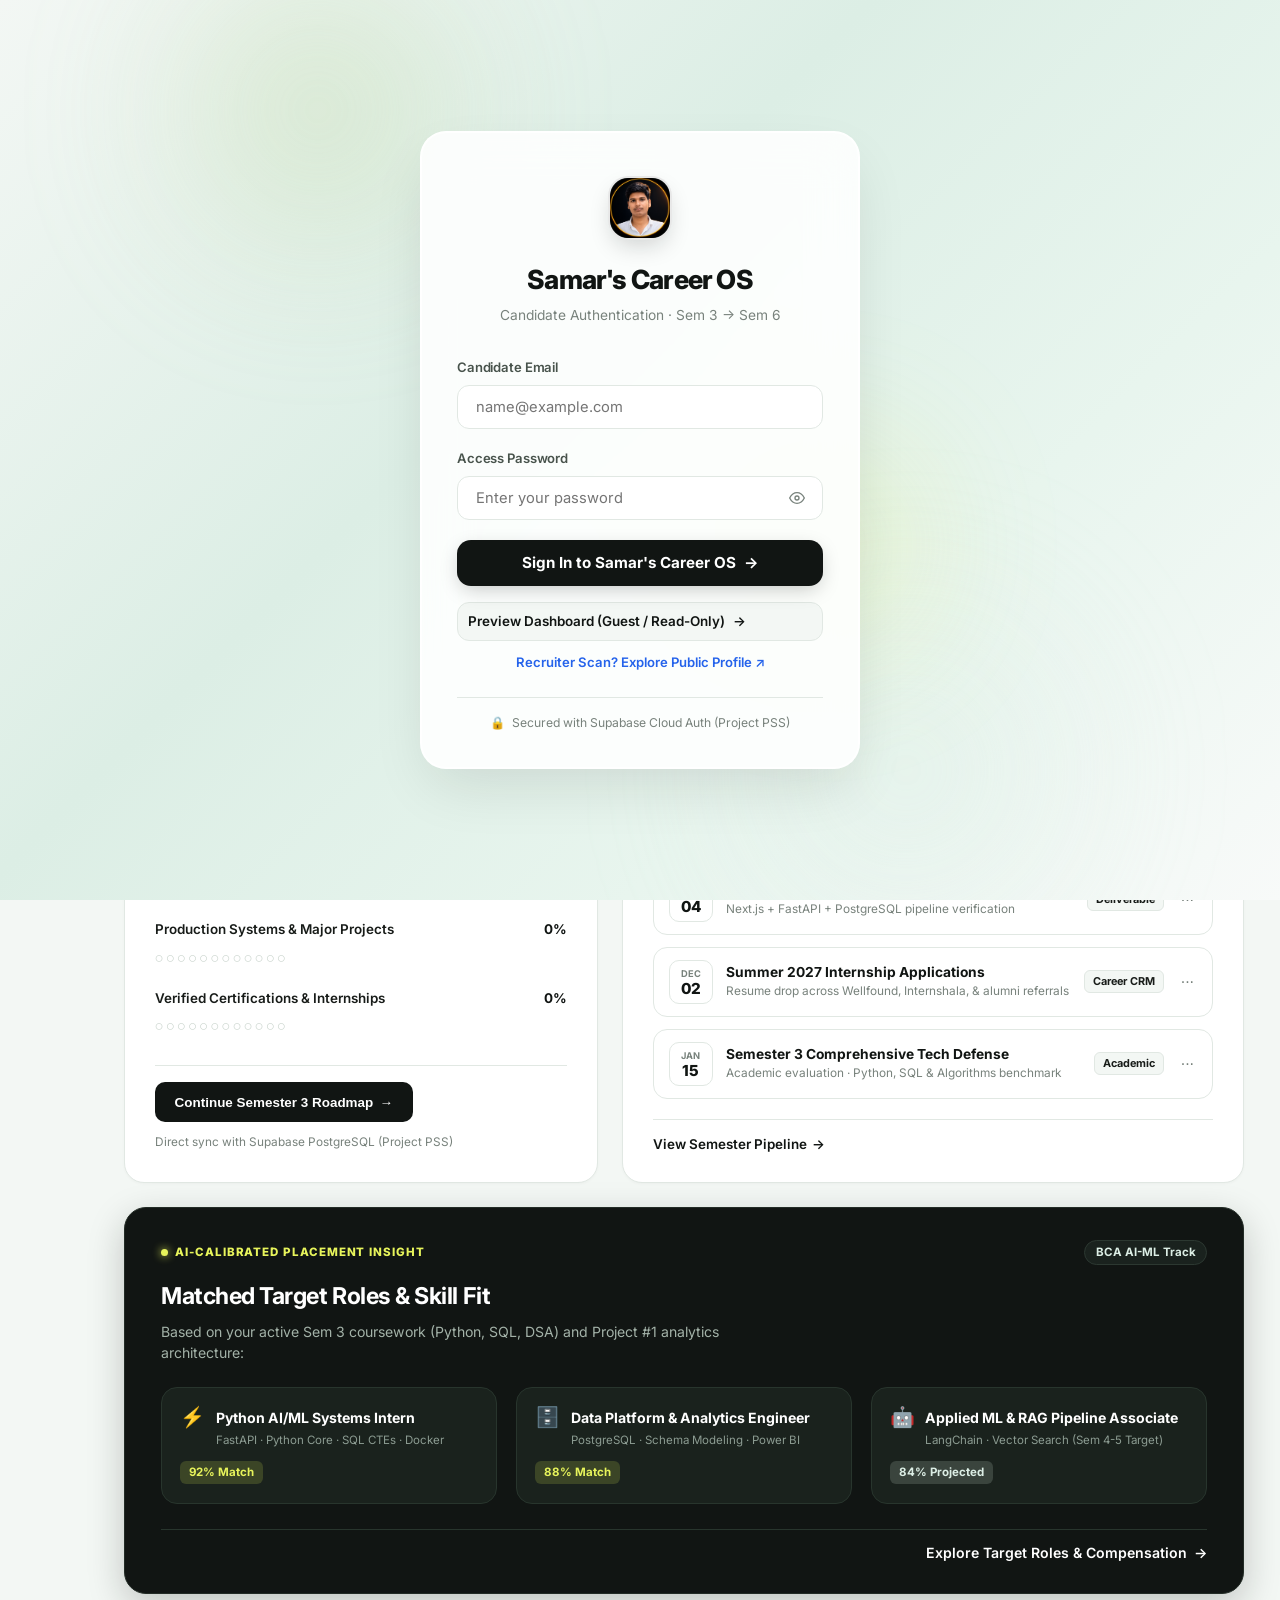
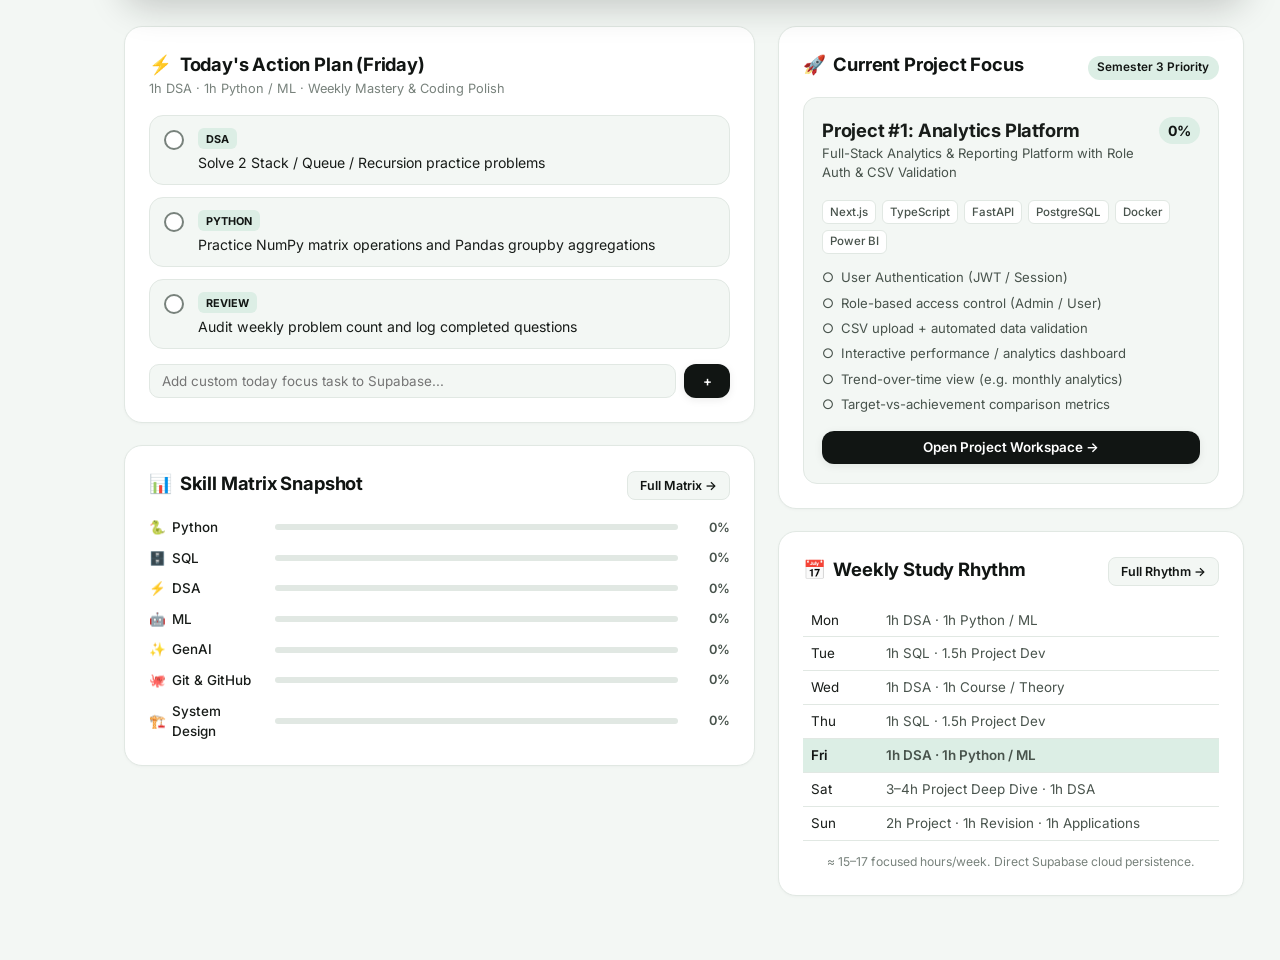
<file: index.html>
<!DOCTYPE html>
<html lang="en">
<head>
  <meta charset="UTF-8">
  <meta name="viewport" content="width=device-width, initial-scale=1, viewport-fit=cover">
  <meta name="theme-color" content="#2E6B56">
  <meta name="description" content="Samar's Career OS - Personal academic, roadmap, projects, skills, and placement tracker for Samar Raj">
  <title>Samar's Career OS · Samar Raj</title>

  <!-- Google Fonts: Inter (UI) & Merriweather/Playfair/Georgia fallback -->
  <link rel="preconnect" href="https://fonts.googleapis.com">
  <link rel="preconnect" href="https://fonts.gstatic.com" crossorigin>
  <link href="https://fonts.googleapis.com/css2?family=Inter:wght@400;500;600;700&display=swap" rel="stylesheet">

  <link rel="stylesheet" href="css/styles.css">
</head>
<body>
  <div class="app-shell">
    
    <!-- Printable Header (Only appears on PDF / Print) -->
    <div class="print-header">
      <h1 id="printHeaderTitle">Samar's Career OS — Preparation Report & Curriculum Checklist</h1>
      <p id="printHeaderSubtitle">Candidate: Samar Raj · BCA (Data Science / AI-ML) · Generated on <span id="printDate"></span></p>
    </div>

    <!-- Top Application Bar (Modern Quiet-Chrome & Slim Header) -->
    <header class="app-topbar">
      <!-- Left: Mobile Menu Trigger + Brand Badge + Breadcrumb + Cloud Sync Indicator -->
      <div class="topbar-left">
        <button class="mobile-menu-btn" id="mobileMenuToggle" aria-label="Toggle navigation menu">
          <span></span>
          <span></span>
          <span></span>
        </button>

        <a class="brand-chip" href="#" id="brandHomeBtn" title="Samar's Career OS Home">
          <div class="brand-badge">
            <span class="brand-glow"></span>
            <span class="brand-initials">S/OS</span>
          </div>
        </a>

        <div class="topbar-breadcrumb">
          <span class="breadcrumb-root" id="breadcrumbRoot">Samar's Career OS</span>
          <span class="breadcrumb-sep">/</span>
          <span class="breadcrumb-page" id="topbarCurrentView">Dashboard</span>
          <span class="breadcrumb-pill">Sem 3</span>
        </div>

        <div class="cloud-sync-pill" id="cloudSyncBadge" title="Live PostgreSQL 17 replication via Supabase Cloud (Project PSS)">
          <span class="sync-dot"></span>
          <span class="sync-text">PSS Live</span>
        </div>
      </div>

      <!-- Center: Raycast / Linear Command Palette Trigger -->
      <div class="topbar-center">
        <button class="command-trigger" id="openCommandPaletteBtn" title="Quick jump or command (⌘K / Ctrl+K)">
          <span class="cmd-icon">
            <svg width="14" height="14" viewBox="0 0 24 24" fill="none" stroke="currentColor" stroke-width="2" stroke-linecap="round" stroke-linejoin="round"><circle cx="11" cy="11" r="8"/><line x1="21" y1="21" x2="16.65" y2="16.65"/></svg>
          </span>
          <span class="cmd-text">Quick jump to view or action...</span>
          <kbd class="cmd-badge">⌘K</kbd>
        </button>
      </div>

      <!-- Right: Action Buttons + Theme Toggle + User Menu -->
      <div class="topbar-right">
        <button class="btn-primary-slim" id="openAddTaskBtn" title="Add a custom placement goal">
          <span class="plus-icon">
            <svg width="13" height="13" viewBox="0 0 24 24" fill="none" stroke="currentColor" stroke-width="2.5" stroke-linecap="round" stroke-linejoin="round"><line x1="12" y1="5" x2="12" y2="19"/><line x1="5" y1="12" x2="19" y2="12"/></svg>
          </span>
          <span>Goal</span>
        </button>

        <button class="icon-btn-minimal" id="themeToggleBtn" aria-label="Toggle dark/light theme" title="Toggle theme">
          <span id="themeToggleIcon" class="theme-icon-wrap">
            <svg width="16" height="16" viewBox="0 0 24 24" fill="none" stroke="currentColor" stroke-width="2" stroke-linecap="round" stroke-linejoin="round"><path d="M21 12.79A9 9 0 1 1 11.21 3 7 7 0 0 0 21 12.79z"/></svg>
          </span>
        </button>

        <!-- User Profile Dropdown Pill -->
        <div class="user-dropdown-wrapper">
          <button class="user-chip" id="userMenuToggleBtn" aria-expanded="false" title="Candidate profile & options">
            <div class="user-avatar-dot">
              <img src="assets/profile-photo.png" alt="Samar Raj" class="avatar-photo-img" onload="this.style.display='block'; if(this.nextElementSibling) this.nextElementSibling.style.display='none';" onerror="this.style.display='none';" style="display:none;">
              <span class="avatar-fallback-initials">SR</span>
            </div>
            <span class="user-name" id="userProfileName">Samar</span>
            <span class="user-caret">
              <svg width="10" height="10" viewBox="0 0 24 24" fill="none" stroke="currentColor" stroke-width="2.5" stroke-linecap="round" stroke-linejoin="round"><polyline points="6 9 12 15 18 9"/></svg>
            </span>
          </button>

          <div class="user-dropdown-popover" id="userDropdownMenu">
            <div class="popover-profile" id="popoverHeaderProfile" role="button" tabindex="0" title="Click to view candidate profile">
              <div class="popover-profile-header">
                <div class="user-avatar-dot">
                  <img src="assets/profile-photo.png" alt="Samar Raj" class="avatar-photo-img" onload="this.style.display='block'; if(this.nextElementSibling) this.nextElementSibling.style.display='none';" onerror="this.style.display='none';" style="display:none;">
                  <span class="avatar-fallback-initials">SR</span>
                </div>
                <div>
                  <div class="popover-name" id="popoverUserName">Samar Raj</div>
                  <div class="popover-role" id="popoverUserRole">BCA · Data Science / AI-ML</div>
                </div>
              </div>
            </div>
            <div class="popover-divider"></div>
            <button class="popover-item" data-nav-view="profile">
              <span class="item-icon">
                <svg width="15" height="15" viewBox="0 0 24 24" fill="none" stroke="currentColor" stroke-width="2" stroke-linecap="round" stroke-linejoin="round"><path d="M20 21v-2a4 4 0 0 0-4-4H8a4 4 0 0 0-4 4v2"/><circle cx="12" cy="7" r="4"/></svg>
              </span>
              <span>Candidate Profile</span>
            </button>
            <button class="popover-item" data-nav-view="targets">
              <span class="item-icon">
                <svg width="15" height="15" viewBox="0 0 24 24" fill="none" stroke="currentColor" stroke-width="2" stroke-linecap="round" stroke-linejoin="round"><circle cx="12" cy="12" r="10"/><circle cx="12" cy="12" r="6"/><circle cx="12" cy="12" r="2"/></svg>
              </span>
              <span>Placement Targets</span>
            </button>
            <button class="popover-item" data-nav-view="analytics">
              <span class="item-icon">
                <svg width="15" height="15" viewBox="0 0 24 24" fill="none" stroke="currentColor" stroke-width="2" stroke-linecap="round" stroke-linejoin="round"><line x1="18" y1="20" x2="18" y2="10"/><line x1="12" y1="20" x2="12" y2="4"/><line x1="6" y1="20" x2="6" y2="14"/></svg>
              </span>
              <span>Learning Velocity</span>
            </button>
            <button class="popover-item" data-nav-view="export">
              <span class="item-icon">
                <svg width="15" height="15" viewBox="0 0 24 24" fill="none" stroke="currentColor" stroke-width="2" stroke-linecap="round" stroke-linejoin="round"><path d="M21 15v4a2 2 0 0 1-2 2H5a2 2 0 0 1-2-2v-4"/><polyline points="7 10 12 15 17 10"/><line x1="12" y1="15" x2="12" y2="3"/></svg>
              </span>
              <span>Export & Backup</span>
            </button>
            <div class="popover-divider"></div>
            <button class="popover-item danger" id="signOutBtn">
              <span class="item-icon">
                <svg width="15" height="15" viewBox="0 0 24 24" fill="none" stroke="currentColor" stroke-width="2" stroke-linecap="round" stroke-linejoin="round"><path d="M9 21H5a2 2 0 0 1-2-2V5a2 2 0 0 1 2-2h4"/><polyline points="16 17 21 12 16 7"/><line x1="21" y1="12" x2="9" y2="12"/></svg>
              </span>
              <span>Sign Out</span>
            </button>
          </div>
        </div>
      </div>
    </header>

    <!-- App Body (Sidebar + Main Content Area) -->
    <div class="app-body">
      <!-- Thin Floating Vertical Rail (Desktop) -->
      <aside class="app-sidebar floating-rail">
        <div class="rail-nav-group">
          <button class="rail-btn active" data-nav-view="dashboard" title="Dashboard">
            <span class="rail-icon">
              <svg width="18" height="18" viewBox="0 0 24 24" fill="none" stroke="currentColor" stroke-width="1.8" stroke-linecap="round" stroke-linejoin="round"><path d="M3 9l9-7 9 7v11a2 2 0 0 1-2 2H5a2 2 0 0 1-2-2z"/><polyline points="9 22 9 12 15 12 15 22"/></svg>
            </span>
            <span class="rail-label">Home</span>
          </button>
          <button class="rail-btn" data-nav-view="roadmap" title="Curriculum Roadmap">
            <span class="rail-icon">
              <svg width="18" height="18" viewBox="0 0 24 24" fill="none" stroke="currentColor" stroke-width="1.8" stroke-linecap="round" stroke-linejoin="round"><circle cx="12" cy="12" r="10"/><polygon points="16.24 7.76 14.12 14.12 7.76 16.24 9.88 9.88 16.24 7.76"/></svg>
            </span>
            <span class="rail-label">Roadmap</span>
          </button>
          <button class="rail-btn" data-nav-view="skills" title="Skills Matrix">
            <span class="rail-icon">
              <svg width="18" height="18" viewBox="0 0 24 24" fill="none" stroke="currentColor" stroke-width="1.8" stroke-linecap="round" stroke-linejoin="round"><polygon points="13 2 3 14 12 14 11 22 21 10 12 10 13 2"/></svg>
            </span>
            <span class="rail-label">Skills</span>
          </button>
          <button class="rail-btn" data-nav-view="projects" title="Portfolio Projects">
            <span class="rail-icon">
              <svg width="18" height="18" viewBox="0 0 24 24" fill="none" stroke="currentColor" stroke-width="1.8" stroke-linecap="round" stroke-linejoin="round"><polygon points="12 2 2 7 12 12 22 7 12 2"/><polyline points="2 17 12 22 22 17"/><polyline points="2 12 12 17 22 12"/></svg>
            </span>
            <span class="rail-label">Projects</span>
          </button>
          <button class="rail-btn" data-nav-view="practice" title="DSA & SQL Practice">
            <span class="rail-icon">
              <svg width="18" height="18" viewBox="0 0 24 24" fill="none" stroke="currentColor" stroke-width="1.8" stroke-linecap="round" stroke-linejoin="round"><polyline points="16 18 22 12 16 6"/><polyline points="8 6 2 12 8 18"/></svg>
            </span>
            <span class="rail-label">Practice</span>
          </button>
          <button class="rail-btn" data-nav-view="career" title="Career Applications CRM">
            <span class="rail-icon">
              <svg width="18" height="18" viewBox="0 0 24 24" fill="none" stroke="currentColor" stroke-width="1.8" stroke-linecap="round" stroke-linejoin="round"><rect x="2" y="7" width="20" height="14" rx="2" ry="2"/><path d="M16 21V5a2 2 0 0 0-2-2h-4a2 2 0 0 0-2 2v16"/></svg>
            </span>
            <span class="rail-label">Career</span>
          </button>
        </div>

        <div class="rail-divider"></div>

        <div class="rail-nav-group">
          <button class="rail-btn" data-nav-view="analytics" title="Learning Analytics">
            <span class="rail-icon">
              <svg width="18" height="18" viewBox="0 0 24 24" fill="none" stroke="currentColor" stroke-width="1.8" stroke-linecap="round" stroke-linejoin="round"><line x1="18" y1="20" x2="18" y2="10"/><line x1="12" y1="20" x2="12" y2="4"/><line x1="6" y1="20" x2="6" y2="14"/></svg>
            </span>
            <span class="rail-label">Analytics</span>
          </button>
          <button class="rail-btn" data-nav-view="rhythm" title="Weekly Rhythm">
            <span class="rail-icon">
              <svg width="18" height="18" viewBox="0 0 24 24" fill="none" stroke="currentColor" stroke-width="1.8" stroke-linecap="round" stroke-linejoin="round"><rect x="3" y="4" width="18" height="18" rx="2" ry="2"/><line x1="16" y1="2" x2="16" y2="6"/><line x1="8" y1="2" x2="8" y2="6"/><line x1="3" y1="10" x2="21" y2="10"/></svg>
            </span>
            <span class="rail-label">Rhythm</span>
          </button>
          <button class="rail-btn" data-nav-view="targets" title="Placement Targets">
            <span class="rail-icon">
              <svg width="18" height="18" viewBox="0 0 24 24" fill="none" stroke="currentColor" stroke-width="1.8" stroke-linecap="round" stroke-linejoin="round"><circle cx="12" cy="12" r="10"/><circle cx="12" cy="12" r="6"/><circle cx="12" cy="12" r="2"/></svg>
            </span>
            <span class="rail-label">Targets</span>
          </button>
          <button class="rail-btn" data-nav-view="export" title="Backup & Export">
            <span class="rail-icon">
              <svg width="18" height="18" viewBox="0 0 24 24" fill="none" stroke="currentColor" stroke-width="1.8" stroke-linecap="round" stroke-linejoin="round"><path d="M21 15v4a2 2 0 0 1-2 2H5a2 2 0 0 1-2-2v-4"/><polyline points="7 10 12 15 17 10"/><line x1="12" y1="15" x2="12" y2="3"/></svg>
            </span>
            <span class="rail-label">Export</span>
          </button>
          <button class="rail-btn" data-nav-view="profile" title="Candidate Profile">
            <span class="rail-icon">
              <svg width="18" height="18" viewBox="0 0 24 24" fill="none" stroke="currentColor" stroke-width="1.8" stroke-linecap="round" stroke-linejoin="round"><path d="M20 21v-2a4 4 0 0 0-4-4H8a4 4 0 0 0-4 4v2"/><circle cx="12" cy="7" r="4"/></svg>
            </span>
            <span class="rail-label">Profile</span>
          </button>
        </div>

        <div class="rail-footer">
          <button class="rail-focus-pill" id="sidebarFocusBtn" title="Current Focus: Sem 3 Foundations (Click to jump)">
            <span class="pulse-indicator"></span>
            <span class="rail-focus-text">S3</span>
          </button>
        </div>
      </aside>

      <!-- Mobile Sidebar Backdrop -->
      <div class="sidebar-backdrop" id="sidebarBackdrop"></div>

      <!-- Main Dynamic Content Panel -->
      <main class="app-main" id="mainContent"></main>
    </div>

    <!-- Mobile Sticky Bottom Navigation -->
    <nav class="mobile-bottom-bar" aria-label="Mobile Navigation">
      <button class="mobile-nav-item active" data-nav-view="dashboard">
        <span class="icon">
          <svg width="18" height="18" viewBox="0 0 24 24" fill="none" stroke="currentColor" stroke-width="1.8" stroke-linecap="round" stroke-linejoin="round"><path d="M3 9l9-7 9 7v11a2 2 0 0 1-2 2H5a2 2 0 0 1-2-2z"/><polyline points="9 22 9 12 15 12 15 22"/></svg>
        </span>
        <span>Home</span>
      </button>
      <button class="mobile-nav-item" data-nav-view="roadmap">
        <span class="icon">
          <svg width="18" height="18" viewBox="0 0 24 24" fill="none" stroke="currentColor" stroke-width="1.8" stroke-linecap="round" stroke-linejoin="round"><circle cx="12" cy="12" r="10"/><polygon points="16.24 7.76 14.12 14.12 7.76 16.24 9.88 9.88 16.24 7.76"/></svg>
        </span>
        <span>Roadmap</span>
      </button>
      <button class="mobile-nav-item" data-nav-view="skills">
        <span class="icon">
          <svg width="18" height="18" viewBox="0 0 24 24" fill="none" stroke="currentColor" stroke-width="1.8" stroke-linecap="round" stroke-linejoin="round"><polygon points="13 2 3 14 12 14 11 22 21 10 12 10 13 2"/></svg>
        </span>
        <span>Skills</span>
      </button>
      <button class="mobile-nav-item" data-nav-view="career">
        <span class="icon">
          <svg width="18" height="18" viewBox="0 0 24 24" fill="none" stroke="currentColor" stroke-width="1.8" stroke-linecap="round" stroke-linejoin="round"><rect x="2" y="7" width="20" height="14" rx="2" ry="2"/><path d="M16 21V5a2 2 0 0 0-2-2h-4a2 2 0 0 0-2 2v16"/></svg>
        </span>
        <span>Career</span>
      </button>
      <button class="mobile-nav-item" data-nav-view="profile">
        <span class="icon">
          <svg width="18" height="18" viewBox="0 0 24 24" fill="none" stroke="currentColor" stroke-width="1.8" stroke-linecap="round" stroke-linejoin="round"><path d="M20 21v-2a4 4 0 0 0-4-4H8a4 4 0 0 0-4 4v2"/><circle cx="12" cy="7" r="4"/></svg>
        </span>
        <span>Profile</span>
      </button>
    </nav>

  </div>

  <!-- Modal: Add Custom Task / Goal -->
  <div class="modal-backdrop" id="addTaskModal">
    <div class="modal-card">
      <div class="modal-header">
        <h3>Add Custom Placement Goal</h3>
        <button class="icon-btn" id="closeModalBtn" style="border:none; width:30px; height:30px;">✕</button>
      </div>
      <form id="addTaskForm">
        <div class="modal-body">
          <div class="form-group">
            <label for="modalTaskTitle">Goal Description</label>
            <input type="text" class="form-input" id="modalTaskTitle" placeholder="e.g. Solve 10 LeetCode Trees, Build Kaggle RFM model" required>
          </div>
          <div class="form-group">
            <label for="modalTaskSem">Target Semester</label>
            <select class="form-select" id="modalTaskSem">
              <option value="3">Semester 3 (Sept 2026 – Jan 2027)</option>
              <option value="4">Semester 4 (Jan – Jun 2027)</option>
              <option value="5">Semester 5 (Jul – Dec 2027)</option>
              <option value="6">Semester 6 (Jan 2028 onward)</option>
            </select>
          </div>
        </div>
        <div class="modal-footer">
          <button type="button" class="btn-outline" id="cancelModalBtn">Cancel</button>
          <button type="submit" class="btn-primary">Save Goal</button>
        </div>
      </form>
    </div>
  </div>

  <!-- Modal: Log Career Application -->
  <div class="modal-backdrop" id="addAppModal">
    <div class="modal-card">
      <div class="modal-header">
        <h3>Log Job / Internship Application</h3>
        <button class="icon-btn" id="closeAppModalBtn" style="border:none; width:30px; height:30px;">✕</button>
      </div>
      <form id="addAppForm">
        <div class="modal-body">
          <div class="form-group">
            <label for="modalAppCompany">Company Name</label>
            <input type="text" class="form-input" id="modalAppCompany" placeholder="e.g. Microsoft, Razorpay, Zepto, ABC Tech" required>
          </div>
          <div class="form-group">
            <label for="modalAppRole">Target Role</label>
            <input type="text" class="form-input" id="modalAppRole" placeholder="e.g. Python Backend Intern, Data Analyst Intern" required>
          </div>
          <div class="form-group">
            <label for="modalAppPlatform">Platform</label>
            <select class="form-select" id="modalAppPlatform">
              <option value="LinkedIn">LinkedIn</option>
              <option value="Wellfound">Wellfound</option>
              <option value="Internshala">Internshala</option>
              <option value="Unstop">Unstop</option>
              <option value="Manipal Portal">Manipal Placement Portal</option>
              <option value="Cutshort">Cutshort</option>
              <option value="Direct Referral">Direct Referral</option>
            </select>
          </div>
          <div class="form-group">
            <label for="modalAppStatus">Current Status</label>
            <select class="form-select" id="modalAppStatus">
              <option value="Applied">Applied</option>
              <option value="Interview">Interview Scheduled</option>
              <option value="Saved">Saved for Later</option>
              <option value="Offer">Offer Received</option>
              <option value="Rejected">Rejected</option>
            </select>
          </div>
          <div class="form-group">
            <label for="modalAppNotes">Notes / Repository Links</label>
            <input type="text" class="form-input" id="modalAppNotes" placeholder="e.g. Submitted resume with Project 1 link, follow up next Monday">
          </div>
        </div>
        <div class="modal-footer">
          <button type="button" class="btn-outline" id="cancelAppModalBtn">Cancel</button>
          <button type="submit" class="btn-primary">Log Application</button>
        </div>
      </form>
    </div>
  </div>

  <!-- Modal: Edit Profile -->
  <div class="modal-backdrop" id="editProfileModal">
    <div class="modal-card">
      <div class="modal-header">
        <h3>Edit Candidate Profile</h3>
        <button class="icon-btn" id="closeProfileModalBtn" style="border:none; width:30px; height:30px;">✕</button>
      </div>
      <form id="editProfileForm">
        <div class="modal-body">
          <div class="form-group">
            <label for="profileCandidateName">Candidate Full Name</label>
            <input type="text" class="form-input" id="profileCandidateName" required>
          </div>
          <div class="form-group">
            <label for="profileDegree">Degree & Specialization</label>
            <input type="text" class="form-input" id="profileDegree" required>
          </div>
          <div style="display:grid; grid-template-columns: 1fr 1fr; gap:0.75rem;">
            <div class="form-group">
              <label for="profileCurrentSem">Current Semester</label>
              <select class="form-select" id="profileCurrentSem">
                <option value="3">Semester 3</option>
                <option value="4">Semester 4</option>
                <option value="5">Semester 5</option>
                <option value="6">Semester 6</option>
              </select>
            </div>
            <div class="form-group">
              <label for="profileTargetDsa">Target DSA Solved</label>
              <input type="number" class="form-input" id="profileTargetDsa" min="1" max="1000">
            </div>
          </div>
          <div style="display:grid; grid-template-columns: 1fr 1fr; gap:0.75rem;">
            <div class="form-group">
              <label for="profileTargetSql">Target SQL Solved</label>
              <input type="number" class="form-input" id="profileTargetSql" min="1" max="500">
            </div>
            <div class="form-group">
              <label for="profileTargetInternships">Target Internships</label>
              <input type="number" class="form-input" id="profileTargetInternships" min="0" max="10">
            </div>
          </div>
          <div class="form-group">
            <label for="profileTargetCerts">Target Certifications</label>
            <input type="number" class="form-input" id="profileTargetCerts" min="0" max="10">
          </div>
        </div>
        <div class="modal-footer">
          <button type="button" class="btn-outline" id="cancelProfileModalBtn">Cancel</button>
          <button type="submit" class="btn-primary" id="saveProfileBtn">Save Changes</button>
        </div>
      </form>
    </div>
  </div>

  <!-- Authentication / Login Screen Gate (Light Water-Morphic) -->
  <div class="auth-wrapper" id="authWrapper">
    <!-- Ambient Slow-Drifting Orbs (Mint / Primary-Green / Lime) -->
    <div class="auth-ambient-blobs" aria-hidden="true">
      <div class="auth-orb auth-orb-1"></div>
      <div class="auth-orb auth-orb-2"></div>
      <div class="auth-orb auth-orb-3"></div>
    </div>

    <div class="auth-card">
      <div class="auth-header">
        <div class="auth-logo-badge" id="authLogoBadge">
          <img src="assets/profile-photo.png" alt="Samar Raj" class="avatar-photo-img" onload="this.style.display='block'; if(this.nextElementSibling) this.nextElementSibling.style.display='none';" onerror="this.style.display='none';" style="display:none;">
          <span class="avatar-fallback-initials" id="authBadgeInitials">SR</span>
        </div>
        <h2 class="auth-title" id="authTitle">Samar's Career OS</h2>
        <p class="auth-subtitle" id="authSubtitle">Candidate Authentication · Sem 3 → Sem 6</p>
      </div>

      <div class="auth-error-banner" id="authErrorBanner">
        <svg width="16" height="16" viewBox="0 0 24 24" fill="none" stroke="currentColor" stroke-width="2" stroke-linecap="round" stroke-linejoin="round"><circle cx="12" cy="12" r="10"/><line x1="12" y1="8" x2="12" y2="12"/><line x1="12" y1="16" x2="12.01" y2="16"/></svg>
        <span id="authErrorMsg">Invalid email or password</span>
      </div>

      <form class="auth-form" id="loginForm">
        <div class="auth-input-group">
          <label for="loginEmail">Candidate Email</label>
          <div class="auth-input-wrapper">
            <input type="email" id="loginEmail" class="auth-input" placeholder="name@example.com" required autocomplete="username">
          </div>
        </div>

        <div class="auth-input-group">
          <label for="loginPassword">Access Password</label>
          <div class="auth-input-wrapper">
            <input type="password" id="loginPassword" class="auth-input" placeholder="Enter your password" required autocomplete="current-password">
            <button type="button" class="auth-pwd-toggle" id="togglePwdBtn" title="Show/Hide password">
              <svg width="16" height="16" viewBox="0 0 24 24" fill="none" stroke="currentColor" stroke-width="2" stroke-linecap="round" stroke-linejoin="round"><path d="M1 12s4-8 11-8 11 8 11 8-4 8-11 8-11-8-11-8z"/><circle cx="12" cy="12" r="3"/></svg>
            </button>
          </div>
        </div>

        <button type="submit" class="auth-submit-btn" id="loginSubmitBtn">
          <span id="authSubmitText">Sign In to Samar's Career OS</span> <span>→</span>
        </button>

        <div class="auth-guest-options" style="margin-top: 1rem; display: flex; flex-direction: column; gap: 0.6rem;">
          <button type="button" class="btn-outline" id="guestPreviewBtn" style="width: 100%; border-radius: 12px; font-weight: 600; font-size: 0.84rem; padding: 0.65rem; background: var(--bg); border: 1px solid var(--line); color: var(--dark); cursor: pointer;">
            <span>Preview Dashboard (Guest / Read-Only)</span> <span>→</span>
          </button>
          <a href="public-profile.html" class="auth-recruiter-link" style="font-size: 0.82rem; color: #2563EB; text-decoration: none; font-weight: 600; text-align: center; margin-top: 0.2rem;">
            <span>Recruiter Scan? Explore Public Profile ↗</span>
          </a>
        </div>
      </form>

      <div class="auth-footer">
        <span>🔒</span>
        <span>Secured with Supabase Cloud Auth (Project PSS)</span>
      </div>
    </div>
  </div>

  <!-- Raycast / Linear Style Command Palette (⌘K / Ctrl+K) -->
  <div class="command-palette-backdrop" id="commandPaletteModal" style="display: none;">
    <div class="command-palette-card">
      <div class="command-palette-search">
        <span class="cmd-search-icon">🔍</span>
        <input type="text" id="commandInput" class="command-input" placeholder="Type a view or action... (e.g. 'Roadmap', 'Add Goal', 'DSA')" autocomplete="off">
        <kbd class="cmd-esc-badge" id="closeCommandPaletteBtn">ESC</kbd>
      </div>
      <div class="command-palette-body">
        <div class="command-group-label" id="commandGroupLabel">Quick Navigation & Actions</div>
        <div class="command-palette-list" id="commandList">
          <!-- Populated dynamically by app.js -->
        </div>
      </div>
      <div class="command-palette-footer">
        <div class="cmd-footer-tip"><span>↑↓</span> to navigate</div>
        <div class="cmd-footer-tip"><span>↵</span> to select</div>
        <div class="cmd-footer-tip"><span>ESC</span> to close</div>
      </div>
    </div>
  </div>

  <!-- Toast Notification -->
  <div class="toast" id="toast">Saved</div>

  <!-- Date Helper for Print View -->
  <script>
    document.getElementById("printDate").textContent = new Date().toLocaleDateString(undefined, {
      year: "numeric", month: "long", day: "numeric"
    });
  </script>

  <!-- Application Entry Point -->
  <script type="module" src="js/app.js"></script>
</body>
</html>
</file>
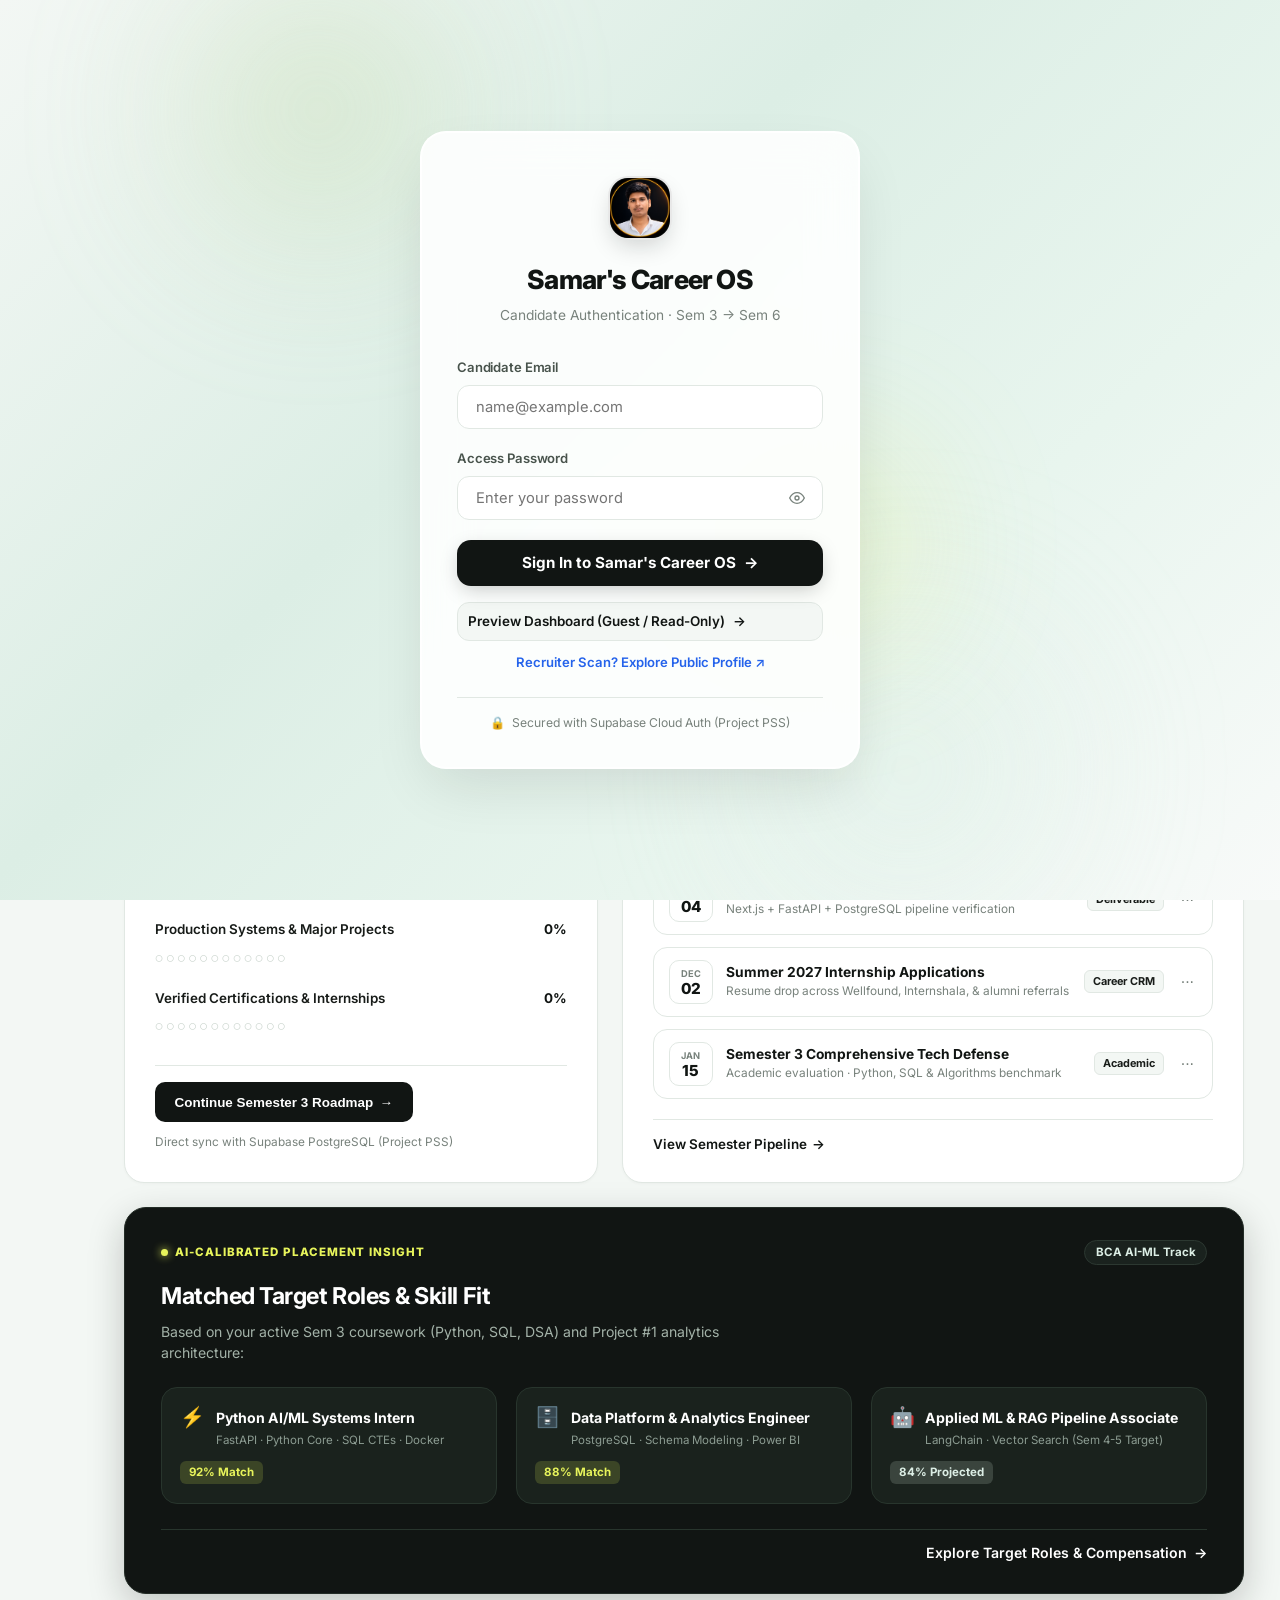
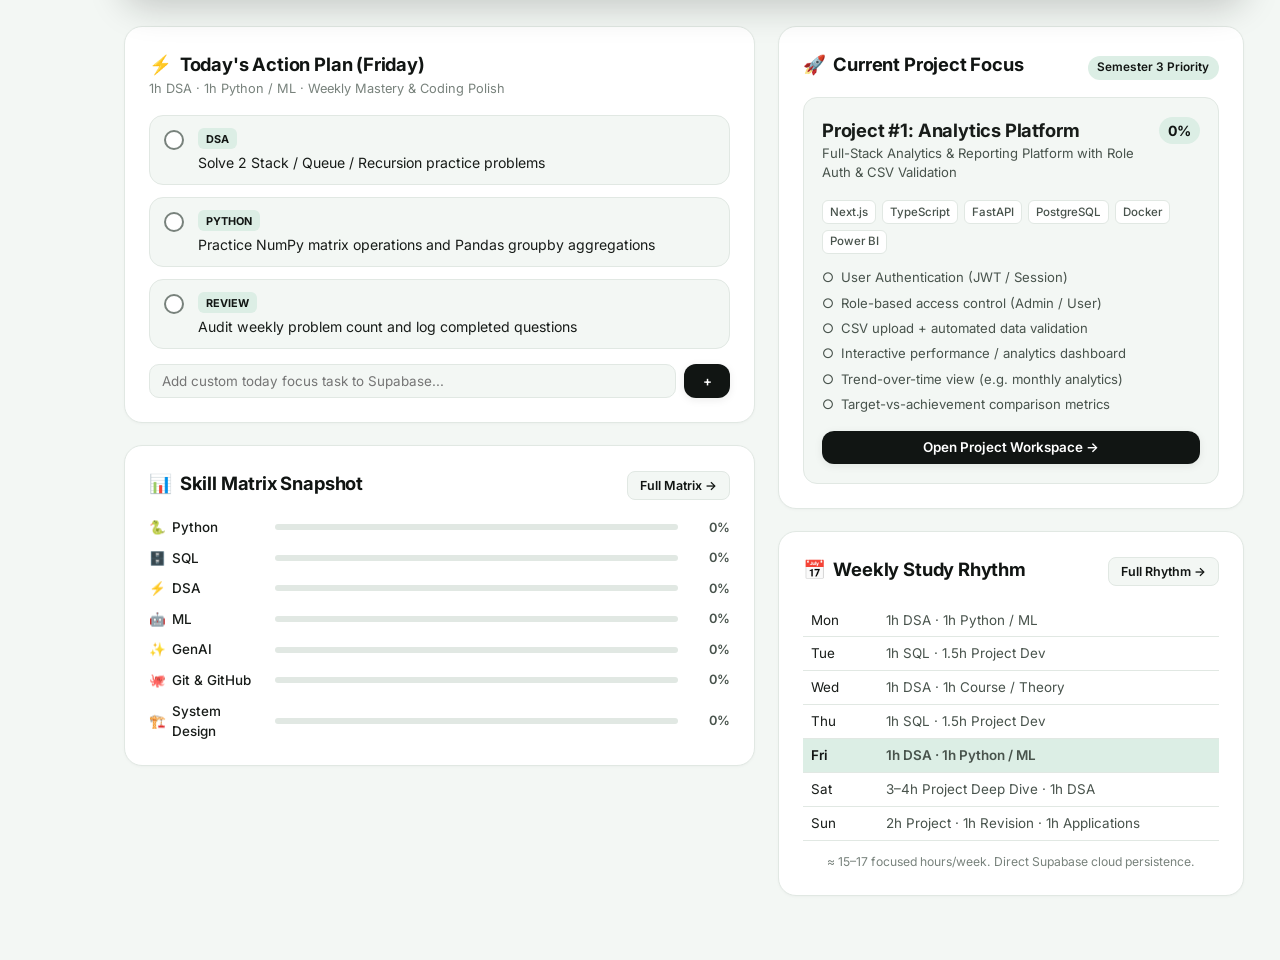
<file: login.html>
<!DOCTYPE html>
<html lang="en">
<head>
  <meta charset="UTF-8">
  <meta http-equiv="refresh" content="0; url=index.html">
  <title>Redirecting to Samar's Career OS...</title>
  <script>window.location.href = "index.html";</script>
</head>
<body style="font-family: -apple-system, BlinkMacSystemFont, 'Segoe UI', Roboto, sans-serif; padding: 2.5rem; background: #F3F7F4; color: #111513; display: flex; flex-direction: column; align-items: center; justify-content: center; min-height: 100vh; text-align: center;">
  <div style="background: #FFFFFF; border: 1px solid rgba(0,0,0,0.08); border-radius: 16px; padding: 2rem; box-shadow: 0 10px 30px rgba(0,0,0,0.06); max-width: 400px; width: 100%;">
    <h2 style="font-size: 1.25rem; font-weight: 700; margin-bottom: 0.5rem;">Redirecting to Career OS...</h2>
    <p style="font-size: 0.88rem; color: #78827C; margin-bottom: 1.25rem;">Connecting you directly to the verified authentication gateway.</p>
    <a href="index.html" style="display: inline-block; background: #111513; color: #E7F45B; font-weight: 600; font-size: 0.88rem; text-decoration: none; padding: 0.65rem 1.25rem; border-radius: 10px;">Click here if not redirected automatically</a>
  </div>
</body>
</html>
</file>
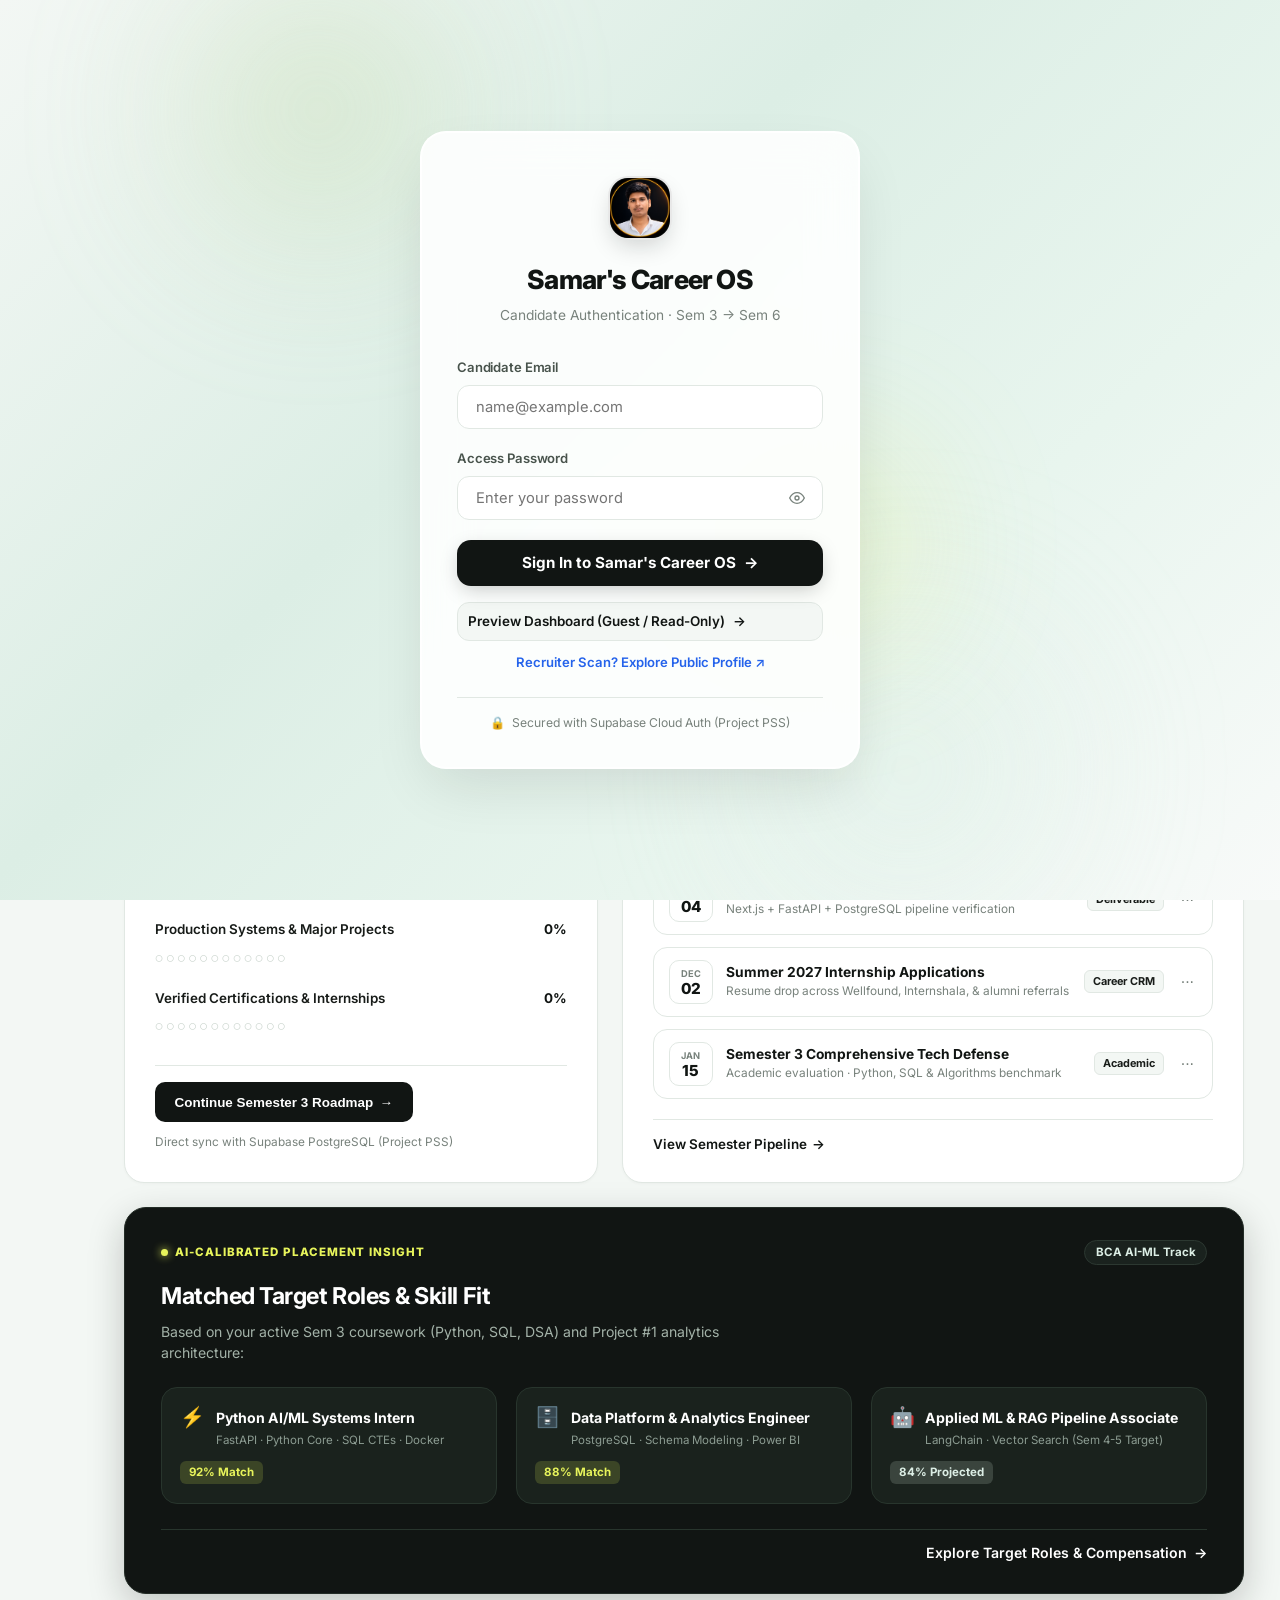
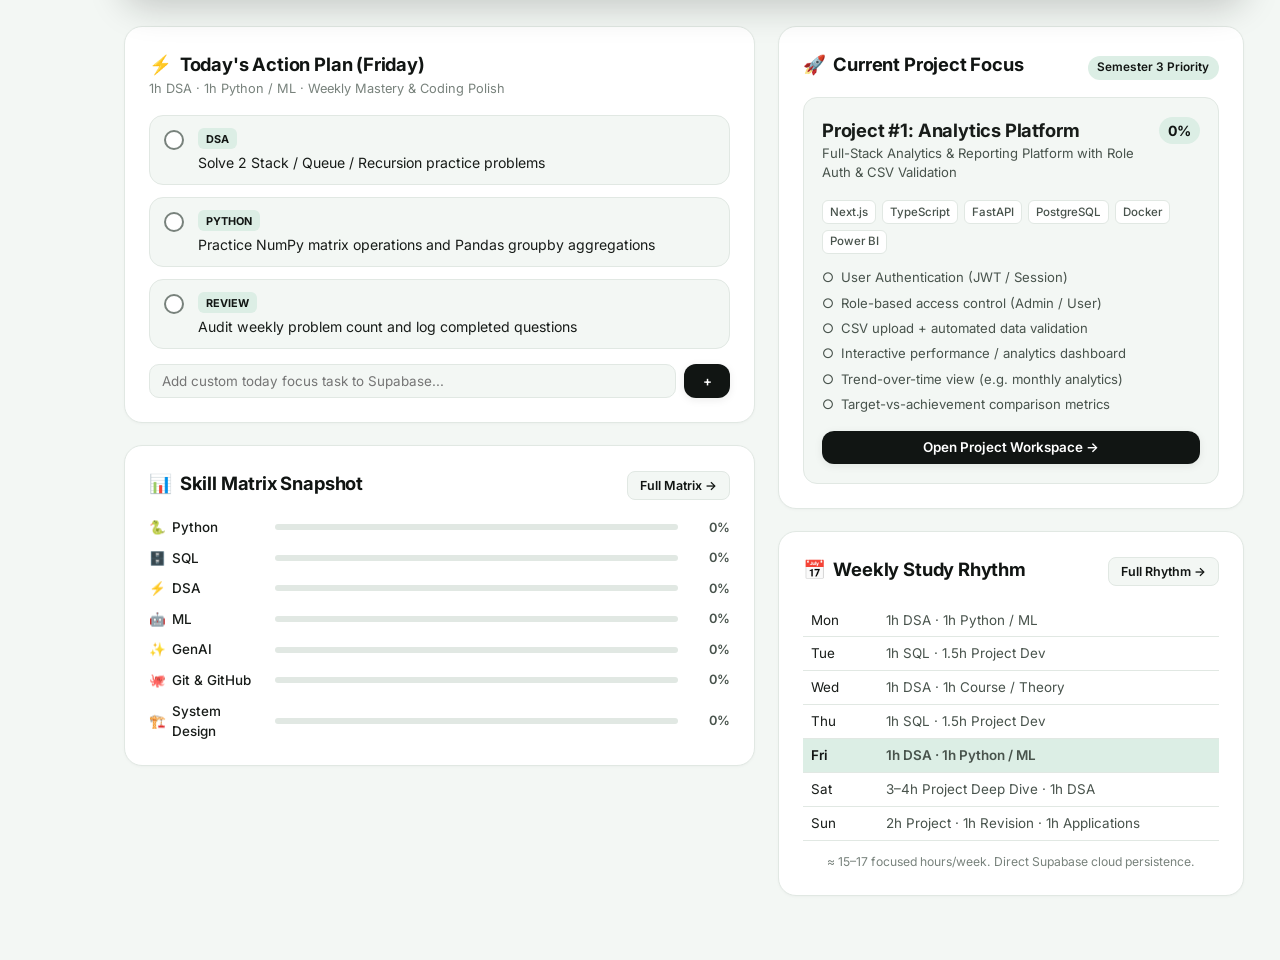
<file: Placement Dashboard.html>
<!DOCTYPE html>
<html lang="en">
<head>
  <meta charset="UTF-8">
  <meta http-equiv="refresh" content="0; url=index.html">
  <title>Redirecting to Placement OS...</title>
  <script>window.location.href = "index.html";</script>
</head>
<body style="font-family: system-ui, sans-serif; padding: 2rem; background: #F6F8F7; color: #1F2D25;">
  <h2>Redirecting to Placement OS...</h2>
  <p><a href="index.html" style="color: #2E6B56; font-weight: bold;">Click here if you are not redirected automatically.</a></p>
</body>
</html>
</file>
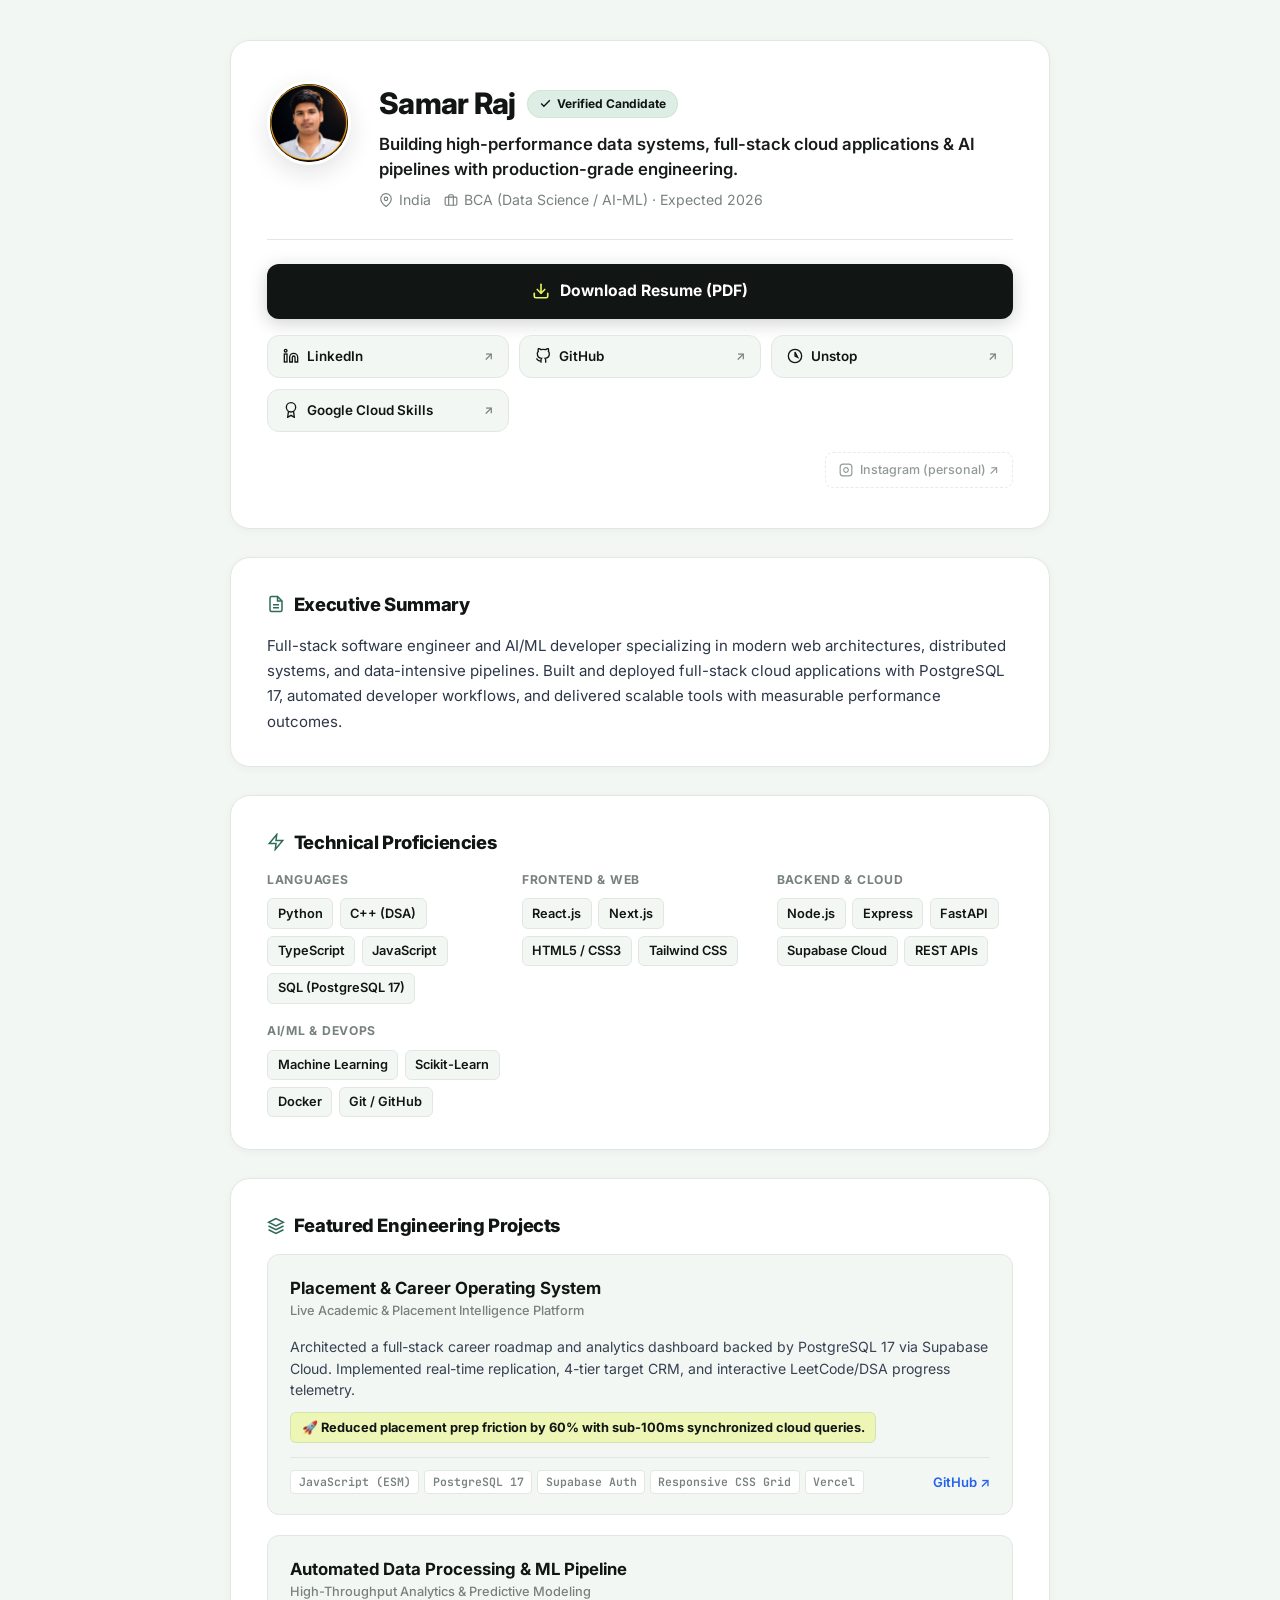
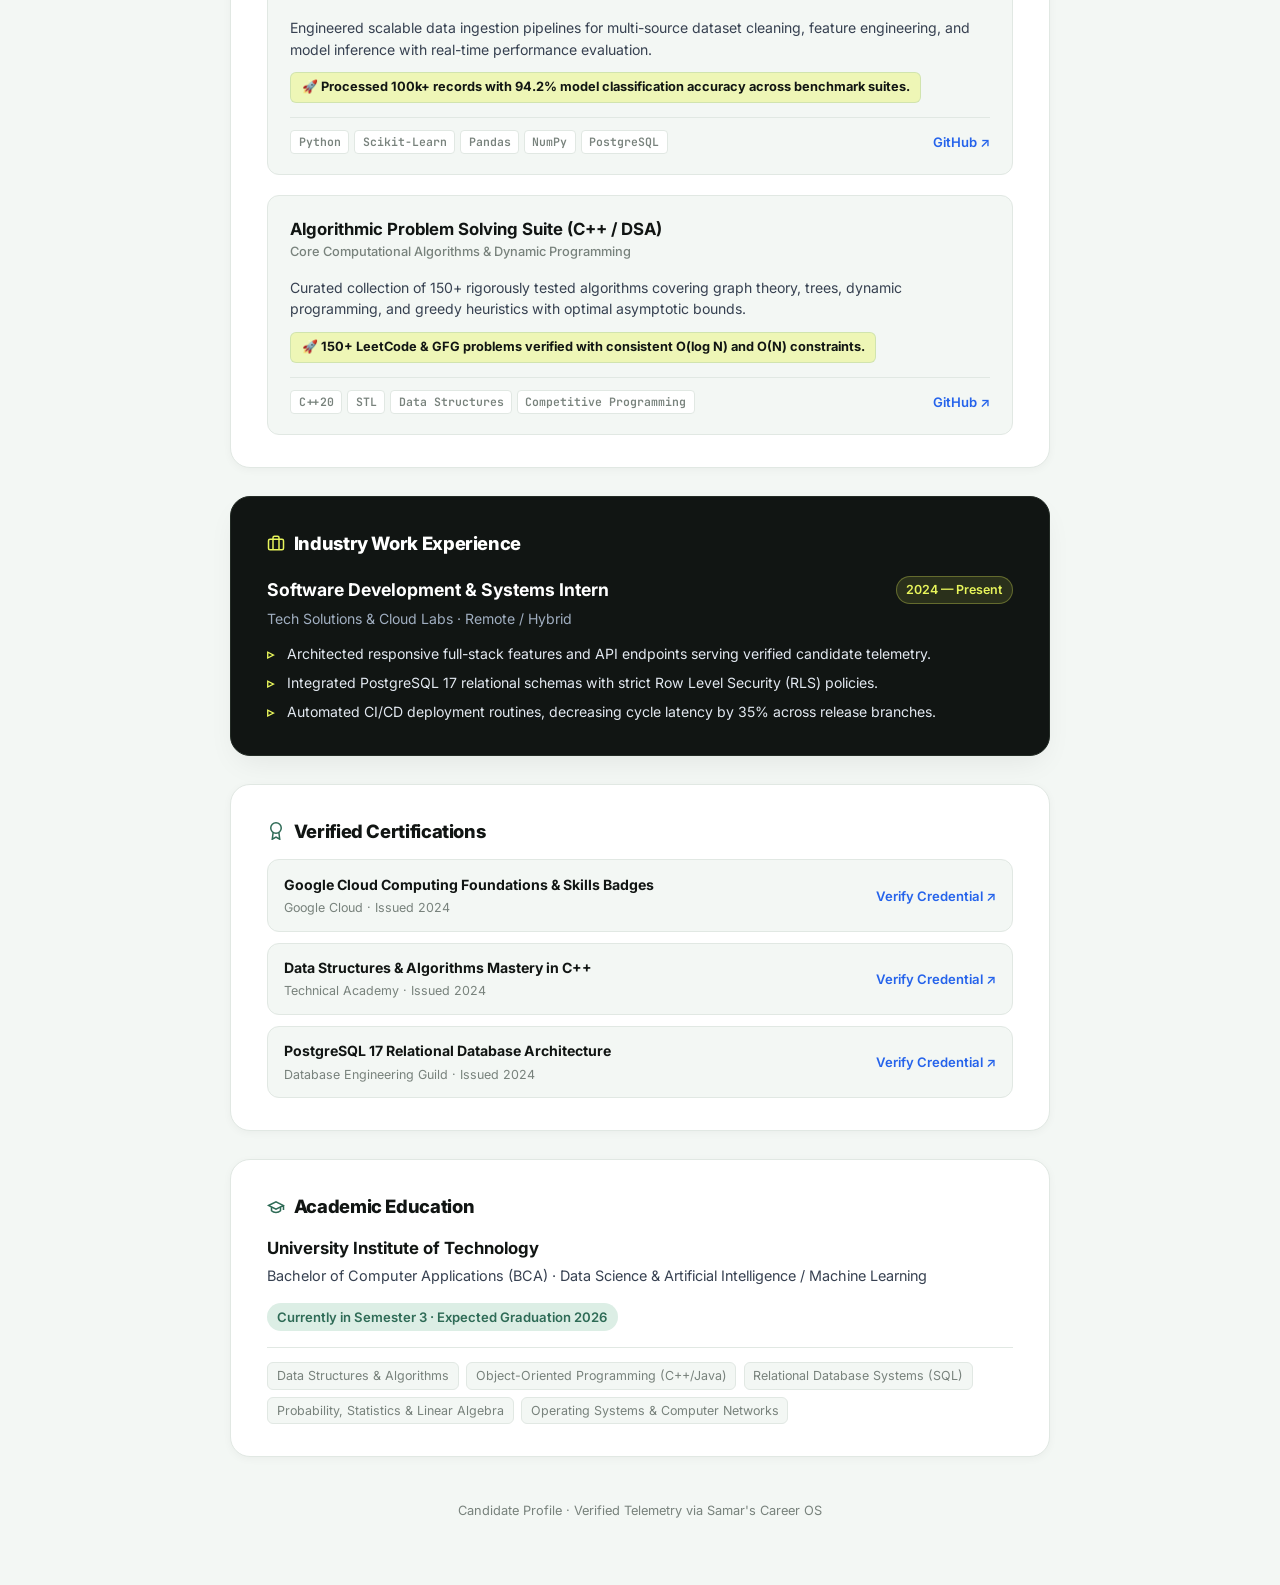
<file: public-profile.html>
<!DOCTYPE html>
<html lang="en">
<head>
  <meta charset="UTF-8">
  <meta name="viewport" content="width=device-width, initial-scale=1.0">

  <!-- 
    SEO / Shareability Note:
    Intentional: noindex, nofollow makes this a shareable direct link for recruiters/collaborators,
    not a permanently indexed Google public search record under the candidate's name.
  -->
  <meta name="robots" content="noindex, nofollow">

  <title>Samar Raj · Software Engineer & AI/ML Specialist | Career Profile</title>
  <meta name="description" content="Full-stack software engineer and AI/ML developer specializing in modern web architectures, distributed systems, and data-intensive pipelines. Built and deployed full-stack cloud applications with PostgreSQL 17.">

  <!-- Open Graph / LinkedIn / WhatsApp Rich Link Preview -->
  <meta property="og:type" content="profile">
  <meta property="og:title" content="Samar Raj · Software Engineer & AI/ML Specialist">
  <meta property="og:description" content="Full-stack software engineer & AI-ML developer. BCA Target Batch 2026. Explore production projects, verified cloud certifications, and technical proficiencies.">
  <meta property="og:image" content="assets/profile-photo.png">
  <meta property="og:url" content="https://github.com/samarrajx">
  <meta property="profile:first_name" content="Samar">
  <meta property="profile:last_name" content="Raj">

  <!-- Twitter Card Meta -->
  <meta name="twitter:card" content="summary_large_image">
  <meta name="twitter:title" content="Samar Raj · Software Engineer & AI/ML Specialist">
  <meta name="twitter:description" content="Full-stack software engineer & AI-ML developer. Explore verified projects, technical stack, and production engineering capabilities.">
  <meta name="twitter:image" content="assets/profile-photo.png">

  <!-- JSON-LD Structured Data (schema.org Person) - excluding personal Instagram per specification -->
  <script type="application/ld+json">
  {
    "@context": "https://schema.org",
    "@type": "Person",
    "name": "Samar Raj",
    "jobTitle": "Software Engineer & AI/ML Specialist",
    "description": "Full-stack software engineer and AI/ML developer specializing in modern web architectures, distributed systems, and data-intensive pipelines.",
    "url": "https://github.com/samarrajx",
    "image": "assets/profile-photo.png",
    "sameAs": [
      "https://www.linkedin.com/in/samar-raj-x",
      "https://github.com/samarrajx",
      "https://unstop.com/u/samarraj72965",
      "https://www.skills.google/public_profiles/cfb53540-6853-410c-981b-8725d1563a9e"
    ]
  }
  </script>

  <!-- Google Fonts: Inter -->
  <link rel="preconnect" href="https://fonts.googleapis.com">
  <link rel="preconnect" href="https://fonts.gstatic.com" crossorigin>
  <link href="https://fonts.googleapis.com/css2?family=Inter:wght@400;500;600;700;800&family=JetBrains+Mono:wght@500&display=swap" rel="stylesheet">

  <style>
    :root {
      --bg: #F3F7F4;
      --card: #FFFFFF;
      --primary-green: #BFD9A8;
      --mint: #DCEEE5;
      --dark: #111513;
      --text: #181C19;
      --text-muted: #78827C;
      --accent-lime: #E7F45B;
      --line: #E1E8E3;
      --font: 'Inter', -apple-system, BlinkMacSystemFont, 'Segoe UI', Roboto, sans-serif;
      --font-mono: 'JetBrains Mono', monospace;
      --radius-sm: 8px;
      --radius-md: 12px;
      --radius-lg: 20px;
      --shadow-sm: 0 2px 8px rgba(17, 21, 19, 0.04);
      --shadow-md: 0 12px 30px -8px rgba(17, 21, 19, 0.08);
      --shadow-lg: 0 20px 45px -10px rgba(17, 21, 19, 0.12);
    }

    *, *::before, *::after {
      box-sizing: border-box;
      margin: 0;
      padding: 0;
    }

    body {
      font-family: var(--font);
      background-color: var(--bg);
      color: var(--text);
      line-height: 1.55;
      padding: 2.5rem 1.25rem 4rem;
      -webkit-font-smoothing: antialiased;
    }

    .public-container {
      max-width: 820px;
      margin: 0 auto;
      display: flex;
      flex-direction: column;
      gap: 1.75rem;
    }

    /* Section Card */
    .section-card {
      background: var(--card);
      border: 1px solid var(--line);
      border-radius: var(--radius-lg);
      padding: 2rem 2.25rem;
      box-shadow: var(--shadow-sm);
    }

    /* Hero Header */
    .hero-card {
      padding: 2.5rem 2.25rem;
      position: relative;
      overflow: hidden;
    }

    .hero-top-row {
      display: flex;
      align-items: flex-start;
      gap: 1.75rem;
      margin-bottom: 1.75rem;
    }

    .avatar-frame {
      width: 84px;
      height: 84px;
      border-radius: 50%;
      background: var(--dark);
      color: var(--accent-lime);
      display: flex;
      align-items: center;
      justify-content: center;
      font-size: 1.85rem;
      font-weight: 800;
      flex-shrink: 0;
      border: 3px solid #FFFFFF;
      box-shadow: 0 8px 24px rgba(17, 21, 19, 0.12);
      overflow: hidden;
      position: relative;
    }

    .avatar-photo-img {
      width: 100%;
      height: 100%;
      object-fit: cover;
      border-radius: inherit;
      display: block;
    }

    .avatar-fallback-initials {
      display: flex;
      align-items: center;
      justify-content: center;
      width: 100%;
      height: 100%;
      border-radius: inherit;
      text-transform: uppercase;
    }

    .hero-meta {
      flex: 1;
    }

    .hero-name-row {
      display: flex;
      align-items: center;
      gap: 0.75rem;
      flex-wrap: wrap;
      margin-bottom: 0.35rem;
    }

    .hero-name {
      font-size: 1.85rem;
      font-weight: 800;
      letter-spacing: -0.025em;
      color: var(--dark);
    }

    .verified-badge {
      display: inline-flex;
      align-items: center;
      gap: 0.35rem;
      background: var(--mint);
      color: var(--dark);
      font-size: 0.75rem;
      font-weight: 700;
      padding: 0.25rem 0.65rem;
      border-radius: 9999px;
      border: 1px solid rgba(191, 217, 168, 0.4);
    }

    .hero-headline {
      font-size: 1.05rem;
      font-weight: 600;
      color: var(--text);
      line-height: 1.45;
      margin-bottom: 0.5rem;
    }

    .hero-subline {
      font-size: 0.88rem;
      color: var(--text-muted);
      display: flex;
      flex-wrap: wrap;
      gap: 0.85rem;
      align-items: center;
    }

    .hero-subline-item {
      display: inline-flex;
      align-items: center;
      gap: 0.35rem;
    }

    /* Primary CTA Row */
    .cta-container {
      display: flex;
      flex-direction: column;
      gap: 1rem;
      margin-top: 0.5rem;
      padding-top: 1.5rem;
      border-top: 1px solid var(--line);
    }

    .primary-cta-btn {
      display: inline-flex;
      align-items: center;
      justify-content: center;
      gap: 0.65rem;
      background: var(--dark);
      color: #FFFFFF;
      text-decoration: none;
      font-size: 0.98rem;
      font-weight: 700;
      padding: 0.95rem 1.6rem;
      border-radius: var(--radius-md);
      box-shadow: 0 4px 18px rgba(17, 21, 19, 0.2);
      transition: transform 0.2s ease, background-color 0.2s ease, box-shadow 0.2s ease;
      width: 100%;
    }

    .primary-cta-btn:hover {
      background: #232B25;
      transform: translateY(-1px);
      box-shadow: 0 8px 25px rgba(17, 21, 19, 0.25);
    }

    .primary-cta-btn svg {
      color: var(--accent-lime);
    }

    /* Professional Links Grid (Primary Tier: Equal Weight) */
    .links-grid {
      display: grid;
      grid-template-columns: repeat(auto-fit, minmax(180px, 1fr));
      gap: 0.65rem;
    }

    .pro-link-btn {
      display: inline-flex;
      align-items: center;
      justify-content: space-between;
      gap: 0.5rem;
      padding: 0.65rem 0.95rem;
      background: var(--bg);
      border: 1px solid var(--line);
      border-radius: var(--radius-md);
      color: var(--dark);
      text-decoration: none;
      font-size: 0.84rem;
      font-weight: 600;
      transition: background 0.15s ease, border-color 0.15s ease, transform 0.15s ease;
    }

    .pro-link-btn:hover {
      background: var(--mint);
      border-color: var(--dark);
      transform: translateY(-1px);
    }

    .pro-link-left {
      display: inline-flex;
      align-items: center;
      gap: 0.5rem;
    }

    /* Secondary / Personal Muted Item */
    .personal-link-wrapper {
      display: flex;
      justify-content: flex-end;
      margin-top: 0.25rem;
    }

    .personal-link-btn {
      display: inline-flex;
      align-items: center;
      gap: 0.45rem;
      padding: 0.45rem 0.8rem;
      background: transparent;
      border: 1px dashed var(--line);
      border-radius: var(--radius-sm);
      color: var(--text-muted);
      text-decoration: none;
      font-size: 0.78rem;
      font-weight: 500;
      opacity: 0.8;
      transition: opacity 0.15s ease, background 0.15s ease, color 0.15s ease;
    }

    .personal-link-btn:hover {
      opacity: 1;
      background: var(--bg);
      color: var(--dark);
      border-color: var(--text-muted);
    }

    /* Section Headers */
    .section-title {
      font-size: 1.15rem;
      font-weight: 800;
      letter-spacing: -0.02em;
      color: var(--dark);
      margin-bottom: 0.9rem;
      display: flex;
      align-items: center;
      gap: 0.55rem;
    }

    .section-icon {
      color: #2E6B56;
      display: inline-flex;
    }

    /* Summary */
    .summary-text {
      font-size: 0.94rem;
      color: #2D3748;
      line-height: 1.68;
    }

    /* Skills Grid */
    .skills-block-grid {
      display: grid;
      grid-template-columns: repeat(auto-fit, minmax(220px, 1fr));
      gap: 1.15rem;
    }

    .skill-category-title {
      font-size: 0.76rem;
      font-weight: 700;
      text-transform: uppercase;
      letter-spacing: 0.06em;
      color: var(--text-muted);
      margin-bottom: 0.55rem;
    }

    .skill-chips {
      display: flex;
      flex-wrap: wrap;
      gap: 0.4rem;
    }

    .skill-chip {
      background: var(--bg);
      border: 1px solid var(--line);
      border-radius: 6px;
      padding: 0.28rem 0.6rem;
      font-size: 0.8rem;
      font-weight: 600;
      color: var(--dark);
    }

    /* Projects Deck */
    .projects-stack {
      display: flex;
      flex-direction: column;
      gap: 1.25rem;
    }

    .project-card {
      background: var(--bg);
      border: 1px solid var(--line);
      border-radius: var(--radius-md);
      padding: 1.25rem 1.4rem;
      transition: border-color 0.2s ease, transform 0.2s ease;
    }

    .project-card:hover {
      border-color: #A5C78A;
      transform: translateY(-1px);
    }

    .project-head {
      display: flex;
      align-items: flex-start;
      justify-content: space-between;
      gap: 1rem;
      margin-bottom: 0.35rem;
    }

    .project-name {
      font-size: 1.05rem;
      font-weight: 700;
      color: var(--dark);
    }

    .project-tagline {
      font-size: 0.8rem;
      color: var(--text-muted);
      font-weight: 500;
      margin-bottom: 0.6rem;
    }

    .project-desc {
      font-size: 0.88rem;
      color: #374151;
      margin-bottom: 0.75rem;
      line-height: 1.5;
    }

    .project-impact-pill {
      display: inline-flex;
      align-items: center;
      gap: 0.4rem;
      background: rgba(231, 244, 91, 0.4);
      color: #111513;
      border: 1px solid rgba(191, 217, 168, 0.6);
      border-radius: 6px;
      padding: 0.3rem 0.65rem;
      font-size: 0.8rem;
      font-weight: 700;
      margin-bottom: 0.85rem;
    }

    .project-foot {
      display: flex;
      align-items: center;
      justify-content: space-between;
      flex-wrap: wrap;
      gap: 0.75rem;
      padding-top: 0.75rem;
      border-top: 1px solid var(--line);
    }

    .project-tags {
      display: flex;
      flex-wrap: wrap;
      gap: 0.35rem;
    }

    .project-tag {
      font-family: var(--font-mono);
      font-size: 0.72rem;
      font-weight: 600;
      color: var(--text-muted);
      background: #FFFFFF;
      border: 1px solid var(--line);
      padding: 0.15rem 0.45rem;
      border-radius: 4px;
    }

    .project-links {
      display: flex;
      gap: 0.6rem;
    }

    .project-link {
      font-size: 0.82rem;
      font-weight: 600;
      color: #2563EB;
      text-decoration: none;
      display: inline-flex;
      align-items: center;
      gap: 0.25rem;
    }

    .project-link:hover {
      text-decoration: underline;
    }

    /* Work Experience — Dark Card per ~10% Dark Accent Rule */
    .experience-card-dark {
      background: var(--dark);
      color: #FFFFFF;
      border: 1px solid #232B25;
      border-radius: var(--radius-lg);
      padding: 2rem 2.25rem;
      box-shadow: var(--shadow-md);
    }

    .experience-card-dark .section-title {
      color: #FFFFFF;
    }

    .experience-card-dark .section-icon {
      color: var(--accent-lime);
    }

    .exp-item {
      padding-top: 0.25rem;
    }

    .exp-role-title {
      font-size: 1.1rem;
      font-weight: 700;
      color: #FFFFFF;
      display: flex;
      align-items: center;
      justify-content: space-between;
      gap: 1rem;
      flex-wrap: wrap;
      margin-bottom: 0.25rem;
    }

    .exp-period-badge {
      font-size: 0.78rem;
      font-weight: 600;
      color: var(--accent-lime);
      background: rgba(231, 244, 91, 0.12);
      border: 1px solid rgba(231, 244, 91, 0.3);
      padding: 0.2rem 0.6rem;
      border-radius: 9999px;
    }

    .exp-org {
      font-size: 0.88rem;
      color: #A0AEC0;
      margin-bottom: 0.85rem;
    }

    .exp-list {
      list-style: none;
      display: flex;
      flex-direction: column;
      gap: 0.5rem;
      font-size: 0.88rem;
      color: #E2E8F0;
    }

    .exp-list li {
      position: relative;
      padding-left: 1.25rem;
      line-height: 1.5;
    }

    .exp-list li::before {
      content: "▹";
      position: absolute;
      left: 0;
      color: var(--accent-lime);
      font-weight: 800;
    }

    /* Certifications List */
    .cert-list {
      display: flex;
      flex-direction: column;
      gap: 0.65rem;
    }

    .cert-item {
      display: flex;
      align-items: center;
      justify-content: space-between;
      padding: 0.85rem 1rem;
      background: var(--bg);
      border: 1px solid var(--line);
      border-radius: var(--radius-md);
      font-size: 0.88rem;
    }

    .cert-name {
      font-weight: 700;
      color: var(--dark);
    }

    .cert-meta {
      font-size: 0.78rem;
      color: var(--text-muted);
      margin-top: 0.15rem;
    }

    .cert-link {
      font-size: 0.82rem;
      font-weight: 600;
      color: #2563EB;
      text-decoration: none;
      display: inline-flex;
      align-items: center;
      gap: 0.3rem;
      flex-shrink: 0;
    }

    .cert-link:hover {
      text-decoration: underline;
    }

    /* Education Tile */
    .edu-tile {
      display: flex;
      align-items: flex-start;
      justify-content: space-between;
      flex-wrap: wrap;
      gap: 1rem;
    }

    .edu-inst {
      font-size: 1.05rem;
      font-weight: 700;
      color: var(--dark);
    }

    .edu-degree {
      font-size: 0.9rem;
      color: #374151;
      margin-top: 0.2rem;
    }

    .edu-status {
      font-size: 0.82rem;
      font-weight: 600;
      color: #2E6B56;
      background: var(--mint);
      padding: 0.25rem 0.65rem;
      border-radius: 9999px;
      align-self: flex-start;
    }

    .edu-courses {
      margin-top: 1rem;
      padding-top: 0.85rem;
      border-top: 1px solid var(--line);
      display: flex;
      flex-wrap: wrap;
      gap: 0.45rem;
    }

    .course-chip {
      font-size: 0.78rem;
      color: var(--text-muted);
      background: var(--bg);
      border: 1px solid var(--line);
      padding: 0.2rem 0.55rem;
      border-radius: 6px;
    }

    /* Footer */
    .public-footer {
      text-align: center;
      font-size: 0.8rem;
      color: var(--text-muted);
      padding-top: 1rem;
    }

    @media (max-width: 640px) {
      body {
        padding: 1.25rem 1rem 3rem;
      }
      .section-card {
        padding: 1.5rem 1.25rem;
      }
      .hero-top-row {
        flex-direction: column;
        align-items: flex-start;
        gap: 1rem;
      }
      .avatar-frame {
        width: 72px;
        height: 72px;
        font-size: 1.6rem;
      }
      .hero-name {
        font-size: 1.55rem;
      }
      .links-grid {
        grid-template-columns: 1fr;
      }
    }
  </style>
</head>
<body>

  <main class="public-container" id="profileContainer">
    
    <!-- 1. HERO SECTION -->
    <section class="section-card hero-card">
      <div class="hero-top-row">
        <!-- Photo with graceful onerror fallback to initials -->
        <div class="avatar-frame">
          <img src="assets/profile-photo.png" alt="Samar Raj" class="avatar-photo-img" onload="this.style.display='block'; if(this.nextElementSibling) this.nextElementSibling.style.display='none';" onerror="this.style.display='none';" style="display:none;">
          <span class="avatar-fallback-initials" id="heroFallbackInitials">SR</span>
        </div>

        <div class="hero-meta">
          <div class="hero-name-row">
            <h1 class="hero-name" id="heroName">Samar Raj</h1>
            <span class="verified-badge">
              <svg width="13" height="13" viewBox="0 0 24 24" fill="none" stroke="currentColor" stroke-width="2.5"><polyline points="20 6 9 17 4 12"/></svg>
              <span>Verified Candidate</span>
            </span>
          </div>

          <div class="hero-headline" id="heroHeadline">
            Software Engineer & AI/ML Specialist | Systems, Full-Stack & Cloud
          </div>

          <div class="hero-subline">
            <span class="hero-subline-item">
              <svg width="14" height="14" viewBox="0 0 24 24" fill="none" stroke="currentColor" stroke-width="2"><path d="M21 10c0 7-9 13-9 13s-9-6-9-13a9 9 0 0 1 18 0z"/><circle cx="12" cy="10" r="3"/></svg>
              <span id="heroLocation">India</span>
            </span>
            <span class="hero-subline-item">
              <svg width="14" height="14" viewBox="0 0 24 24" fill="none" stroke="currentColor" stroke-width="2"><rect x="2" y="7" width="20" height="14" rx="2" ry="2"/><path d="M16 21V5a2 2 0 0 0-2-2h-4a2 2 0 0 0-2 2v16"/></svg>
              <span id="heroDegree">BCA (Data Science / AI-ML) · Expected 2026</span>
            </span>
          </div>
        </div>
      </div>

      <!-- 2. PRIMARY CTA ROW -->
      <div class="cta-container">
        <!-- Prominent Download Resume Button -->
        <a href="assets/Samar_Raj_Resume.pdf" target="_blank" rel="noopener" class="primary-cta-btn" id="resumeCtaBtn">
          <svg width="18" height="18" viewBox="0 0 24 24" fill="none" stroke="currentColor" stroke-width="2.2" stroke-linecap="round" stroke-linejoin="round">
            <path d="M21 15v4a2 2 0 0 1-2 2H5a2 2 0 0 1-2-2v-4"/>
            <polyline points="7 10 12 15 17 10"/>
            <line x1="12" y1="15" x2="12" y2="3"/>
          </svg>
          <span>Download Resume (PDF)</span>
        </a>

        <!-- Equal-Weight Primary Tier Professional Buttons -->
        <div class="links-grid" id="proLinksGrid">
          <a href="https://www.linkedin.com/in/samar-raj-x" target="_blank" rel="noopener" class="pro-link-btn" id="linkLinkedin">
            <span class="pro-link-left">
              <svg width="16" height="16" viewBox="0 0 24 24" fill="none" stroke="currentColor" stroke-width="2"><path d="M16 8a6 6 0 0 1 6 6v7h-4v-7a2 2 0 0 0-2-2 2 2 0 0 0-2 2v7h-4v-7a6 6 0 0 1 6-6z"/><rect x="2" y="9" width="4" height="12"/><circle cx="4" cy="4" r="2"/></svg>
              <span>LinkedIn</span>
            </span>
            <span style="font-size:0.75rem; color:var(--text-muted);">↗</span>
          </a>

          <a href="https://github.com/samarrajx" target="_blank" rel="noopener" class="pro-link-btn" id="linkGithub">
            <span class="pro-link-left">
              <svg width="16" height="16" viewBox="0 0 24 24" fill="none" stroke="currentColor" stroke-width="2"><path d="M9 19c-5 1.5-5-2.5-7-3m14 6v-3.87a3.37 3.37 0 0 0-.94-2.61c3.14-.35 6.44-1.54 6.44-7A5.44 5.44 0 0 0 20 4.77 5.07 5.07 0 0 0 19.91 1S18.73.65 16 2.48a13.38 13.38 0 0 0-7 0C6.27.65 5.09 1 5.09 1A5.07 5.07 0 0 0 5 4.77a5.44 5.44 0 0 0-1.5 3.78c0 5.42 3.3 6.61 6.44 7A3.37 3.37 0 0 0 9 18.13V22"/></svg>
              <span>GitHub</span>
            </span>
            <span style="font-size:0.75rem; color:var(--text-muted);">↗</span>
          </a>

          <a href="https://unstop.com/u/samarraj72965" target="_blank" rel="noopener" class="pro-link-btn" id="linkUnstop">
            <span class="pro-link-left">
              <svg width="16" height="16" viewBox="0 0 24 24" fill="none" stroke="currentColor" stroke-width="2"><circle cx="12" cy="12" r="10"/><polygon points="12 6 12 12 16 14"/></svg>
              <span>Unstop</span>
            </span>
            <span style="font-size:0.75rem; color:var(--text-muted);">↗</span>
          </a>

          <a href="https://www.skills.google/public_profiles/cfb53540-6853-410c-981b-8725d1563a9e" target="_blank" rel="noopener" class="pro-link-btn" id="linkGoogleSkills">
            <span class="pro-link-left">
              <svg width="16" height="16" viewBox="0 0 24 24" fill="none" stroke="currentColor" stroke-width="2"><circle cx="12" cy="8" r="7"/><polyline points="8.21 13.89 7 23 12 20 17 23 15.79 13.88"/></svg>
              <span>Google Cloud Skills</span>
            </span>
            <span style="font-size:0.75rem; color:var(--text-muted);">↗</span>
          </a>
        </div>

        <!-- Muted Secondary Personal Link (Instagram) -->
        <div class="personal-link-wrapper">
          <a href="https://www.instagram.com/samarraj.x" target="_blank" rel="noopener" class="personal-link-btn" id="linkInstagram">
            <svg width="14" height="14" viewBox="0 0 24 24" fill="none" stroke="currentColor" stroke-width="2"><rect x="2" y="2" width="20" height="20" rx="5" ry="5"/><path d="M16 11.37A4 4 0 1 1 12.63 8 4 4 0 0 1 16 11.37z"/><line x1="17.5" y1="6.5" x2="17.51" y2="6.5"/></svg>
            <span>Instagram (personal) ↗</span>
          </a>
        </div>
      </div>
    </section>

    <!-- 3. SUMMARY SECTION (Outcome Language) -->
    <section class="section-card">
      <h2 class="section-title">
        <span class="section-icon">
          <svg width="18" height="18" viewBox="0 0 24 24" fill="none" stroke="currentColor" stroke-width="2"><path d="M14 2H6a2 2 0 0 0-2 2v16a2 2 0 0 0 2 2h12a2 2 0 0 0 2-2V8z"/><polyline points="14 2 14 8 20 8"/><line x1="16" y1="13" x2="8" y2="13"/><line x1="16" y1="17" x2="8" y2="17"/></svg>
        </span>
        <span>Executive Summary</span>
      </h2>
      <p class="summary-text" id="summaryText">
        Full-stack software engineer and AI/ML developer specializing in modern web architectures, distributed systems, and data-intensive pipelines. Built and deployed full-stack cloud applications with PostgreSQL 17, automated developer workflows, and delivered scalable tools with measurable performance outcomes.
      </p>
    </section>

    <!-- 4. SKILLS SECTION -->
    <section class="section-card">
      <h2 class="section-title">
        <span class="section-icon">
          <svg width="18" height="18" viewBox="0 0 24 24" fill="none" stroke="currentColor" stroke-width="2"><polygon points="13 2 3 14 12 14 11 22 21 10 12 10 13 2"/></svg>
        </span>
        <span>Technical Proficiencies</span>
      </h2>
      <div class="skills-block-grid" id="skillsGrid">
        <div>
          <div class="skill-category-title">Languages</div>
          <div class="skill-chips">
            <span class="skill-chip">Python</span>
            <span class="skill-chip">C++ (DSA)</span>
            <span class="skill-chip">TypeScript</span>
            <span class="skill-chip">JavaScript</span>
            <span class="skill-chip">SQL (PostgreSQL 17)</span>
          </div>
        </div>
        <div>
          <div class="skill-category-title">Frontend & Web</div>
          <div class="skill-chips">
            <span class="skill-chip">React.js</span>
            <span class="skill-chip">Next.js</span>
            <span class="skill-chip">HTML5 / CSS3</span>
            <span class="skill-chip">Tailwind CSS</span>
          </div>
        </div>
        <div>
          <div class="skill-category-title">Backend & Cloud</div>
          <div class="skill-chips">
            <span class="skill-chip">Node.js</span>
            <span class="skill-chip">Express</span>
            <span class="skill-chip">FastAPI</span>
            <span class="skill-chip">Supabase Cloud</span>
            <span class="skill-chip">REST APIs</span>
          </div>
        </div>
        <div>
          <div class="skill-category-title">AI/ML & DevOps</div>
          <div class="skill-chips">
            <span class="skill-chip">Machine Learning</span>
            <span class="skill-chip">Scikit-Learn</span>
            <span class="skill-chip">Docker</span>
            <span class="skill-chip">Git / GitHub</span>
          </div>
        </div>
      </div>
    </section>

    <!-- 5. FEATURED PROJECTS -->
    <section class="section-card">
      <h2 class="section-title">
        <span class="section-icon">
          <svg width="18" height="18" viewBox="0 0 24 24" fill="none" stroke="currentColor" stroke-width="2"><polygon points="12 2 2 7 12 12 22 7 12 2"/><polyline points="2 17 12 22 22 17"/><polyline points="2 12 12 17 22 12"/></svg>
        </span>
        <span>Featured Engineering Projects</span>
      </h2>
      <div class="projects-stack" id="projectsContainer">
        <!-- Rendered dynamically by script from OWNER.projects -->
      </div>
    </section>

    <!-- 6. WORK EXPERIENCE (Dark Card per ~10% Dark Accent Rule) -->
    <section class="experience-card-dark">
      <h2 class="section-title">
        <span class="section-icon">
          <svg width="18" height="18" viewBox="0 0 24 24" fill="none" stroke="currentColor" stroke-width="2"><rect x="2" y="7" width="20" height="14" rx="2" ry="2"/><path d="M16 21V5a2 2 0 0 0-2-2h-4a2 2 0 0 0-2 2v16"/></svg>
        </span>
        <span>Industry Work Experience</span>
      </h2>
      <div id="experienceContainer">
        <!-- Rendered dynamically by script from OWNER.workExperience -->
      </div>
    </section>

    <!-- 7. CERTIFICATIONS -->
    <section class="section-card">
      <h2 class="section-title">
        <span class="section-icon">
          <svg width="18" height="18" viewBox="0 0 24 24" fill="none" stroke="currentColor" stroke-width="2"><circle cx="12" cy="8" r="7"/><polyline points="8.21 13.89 7 23 12 20 17 23 15.79 13.88"/></svg>
        </span>
        <span>Verified Certifications</span>
      </h2>
      <div class="cert-list" id="certList">
        <!-- Rendered dynamically by script from OWNER.certifications -->
      </div>
    </section>

    <!-- 8. EDUCATION -->
    <section class="section-card">
      <h2 class="section-title">
        <span class="section-icon">
          <svg width="18" height="18" viewBox="0 0 24 24" fill="none" stroke="currentColor" stroke-width="2"><path d="M22 10v6M2 10l10-5 10 5-10 5z"/><path d="M6 12v5c3 3 9 3 12 0v-5"/></svg>
        </span>
        <span>Academic Education</span>
      </h2>
      <div id="educationContainer">
        <!-- Rendered dynamically by script from OWNER.education -->
      </div>
    </section>

    <!-- Public Footer -->
    <footer class="public-footer">
      <span>Candidate Profile · Verified Telemetry via Samar's Career OS</span>
    </footer>

  </main>

  <!-- Dynamic Hydration from js/profile-config.js (Single Source of Truth) -->
  <script type="module">
    import { OWNER } from "./js/profile-config.js";

    function hydrateProfile() {
      // 1. Hero Data
      document.getElementById("heroName").textContent = OWNER.name;
      document.getElementById("heroHeadline").textContent = OWNER.headline || OWNER.tagline;
      document.getElementById("heroLocation").textContent = OWNER.location;
      document.getElementById("heroDegree").textContent = `${OWNER.degree} · Expected ${OWNER.graduationYear}`;
      document.getElementById("heroFallbackInitials").textContent = OWNER.initials;

      // 2. Primary CTA Links
      const resumeBtn = document.getElementById("resumeCtaBtn");
      if (resumeBtn) resumeBtn.href = OWNER.resumeUrl;

      const linkLinkedin = document.getElementById("linkLinkedin");
      if (linkLinkedin) linkLinkedin.href = OWNER.links.linkedin;

      const linkGithub = document.getElementById("linkGithub");
      if (linkGithub) linkGithub.href = OWNER.links.github;

      const linkUnstop = document.getElementById("linkUnstop");
      if (linkUnstop) linkUnstop.href = OWNER.links.unstop;

      const linkGoogleSkills = document.getElementById("linkGoogleSkills");
      if (linkGoogleSkills) linkGoogleSkills.href = OWNER.links.googleSkills;

      const linkInstagram = document.getElementById("linkInstagram");
      if (linkInstagram) linkInstagram.href = OWNER.links.instagram;

      // 3. Summary
      document.getElementById("summaryText").textContent = OWNER.summary;

      // 4. Projects
      const projectsContainer = document.getElementById("projectsContainer");
      if (projectsContainer && OWNER.projects) {
        projectsContainer.innerHTML = OWNER.projects.map(p => `
          <article class="project-card">
            <div class="project-head">
              <div>
                <h3 class="project-name">${p.title}</h3>
                <div class="project-tagline">${p.tagline}</div>
              </div>
            </div>
            <p class="project-desc">${p.description}</p>
            ${p.impact ? `<div class="project-impact-pill">🚀 ${p.impact}</div>` : ""}
            <div class="project-foot">
              <div class="project-tags">
                ${(p.stack || []).map(tag => `<span class="project-tag">${tag}</span>`).join("")}
              </div>
              <div class="project-links">
                ${p.githubUrl ? `<a href="${p.githubUrl}" target="_blank" rel="noopener" class="project-link">GitHub ↗</a>` : ""}
                ${p.liveUrl && p.liveUrl !== p.githubUrl ? `<a href="${p.liveUrl}" target="_blank" rel="noopener" class="project-link">Demo ↗</a>` : ""}
              </div>
            </div>
          </article>
        `).join("");
      }

      // 5. Work Experience
      const expContainer = document.getElementById("experienceContainer");
      if (expContainer && OWNER.workExperience) {
        expContainer.innerHTML = OWNER.workExperience.map(exp => `
          <div class="exp-item">
            <div class="exp-role-title">
              <span>${exp.role}</span>
              <span class="exp-period-badge">${exp.period}</span>
            </div>
            <div class="exp-org">${exp.organization} · ${exp.location}</div>
            <ul class="exp-list">
              ${(exp.highlights || []).map(h => `<li>${h}</li>`).join("")}
            </ul>
          </div>
        `).join("");
      }

      // 6. Certifications
      const certList = document.getElementById("certList");
      if (certList && OWNER.certifications) {
        certList.innerHTML = OWNER.certifications.map(c => `
          <div class="cert-item">
            <div>
              <div class="cert-name">${c.name}</div>
              <div class="cert-meta">${c.issuer} · Issued ${c.date}</div>
            </div>
            ${c.verifyUrl ? `<a href="${c.verifyUrl}" target="_blank" rel="noopener" class="cert-link">Verify Credential ↗</a>` : ""}
          </div>
        `).join("");
      }

      // 7. Education
      const eduContainer = document.getElementById("educationContainer");
      if (eduContainer && OWNER.education) {
        const edu = OWNER.education;
        eduContainer.innerHTML = `
          <div class="edu-tile">
            <div>
              <h3 class="edu-inst">${edu.institution}</h3>
              <div class="edu-degree">${edu.degree} · ${edu.specialization}</div>
            </div>
            <div class="edu-status">${edu.status}</div>
          </div>
          ${edu.keyCoursework ? `
            <div class="edu-courses">
              ${edu.keyCoursework.map(c => `<span class="course-chip">${c}</span>`).join("")}
            </div>
          ` : ""}
        `;
      }
    }

    if (document.readyState === "loading") {
      document.addEventListener("DOMContentLoaded", hydrateProfile);
    } else {
      hydrateProfile();
    }
  </script>
</body>
</html>
</file>
<file: css/styles.css>
/* ==========================================================================
   SAMAR'S CAREER OS - DESIGN SYSTEM & APPLICATION STYLES
   Visual direction: Muted green/slate theme, white surfaces, subtle borders,
   rounded corners (14-18px), editorial serif accents, Inter sans-serif UI.
   ========================================================================== */

:root {
  --font-sans: "Inter", -apple-system, BlinkMacSystemFont, "Segoe UI", Roboto, "Helvetica Neue", sans-serif;
  --font-serif: Georgia, "Iowan Old Style", "Palatino Linotype", "Apple Garamond", serif;
  --font-mono: ui-monospace, "SF Mono", Menlo, Consolas, monospace;

  /* EdTech Color System */
  --bg: #F3F7F4;
  --card: #FFFFFF;
  --primary-green: #BFD9A8;
  --mint: #DCEEE5;
  --dark: #111513;
  --text: #181C19;
  --text-muted: #78827C;
  --accent-lime: #E7F45B;

  /* Theme Tokens - Light (70% off-white, 15% white cards, 10% dark, 5% lime/mint) */
  --bg-page: var(--bg);
  --bg-surface: var(--card);
  --bg-surface-alt: #FFFFFF;
  --bg-subtle: #EBF1ED;
  --bg-hover: var(--mint);
  
  --ink-primary: var(--text);
  --ink-secondary: #48534C;
  --ink-muted: var(--text-muted);
  --ink-inverted: #FFFFFF;

  --line: #E1E8E3;
  --line-strong: #CDD6D0;

  --accent-blue: var(--dark);
  --accent-blue-soft: var(--mint);
  --accent-blue-strong: #000000;

  --accent-green: var(--dark);
  --accent-green-soft: var(--mint);
  --accent-green-strong: #000000;

  --done: var(--dark);
  --done-bg: var(--mint);
  --done-line: var(--primary-green);

  --warn-bg: #FFF9E6;
  --warn-ink: #8A6200;
  --warn-line: #F5E2A8;

  --radius-xs: 6px;
  --radius-sm: 10px;
  --radius-md: 14px;
  --radius-lg: 18px;
  --radius-xl: 22px;
  --radius-full: 9999px;

  --shadow-sm: 0 1px 3px rgba(17, 21, 19, 0.03);
  --shadow-md: 0 4px 14px rgba(17, 21, 19, 0.05);
  --shadow-lg: 0 14px 30px rgba(17, 21, 19, 0.07);
  --shadow-float: 0 12px 28px -6px rgba(17, 21, 19, 0.1), 0 0 0 1px rgba(17, 21, 19, 0.04);

  --transition-fast: 0.15s ease;
  --transition-normal: 0.22s ease;
}

[data-theme="dark"] {
  --bg: #0C0E0D;
  --card: #141715;
  --primary-green: #BFD9A8;
  --mint: rgba(220, 238, 229, 0.08);
  --dark: #FFFFFF;
  --text: #F0F4F1;
  --text-muted: #88978E;
  --accent-lime: #E7F45B;

  --bg-page: #0C0E0D;
  --bg-surface: #141715;
  --bg-surface-alt: #1A1E1B;
  --bg-subtle: #1C221E;
  --bg-hover: rgba(220, 238, 229, 0.07);
  
  --ink-primary: #F0F4F1;
  --ink-secondary: #A0B2A7;
  --ink-muted: #78877E;
  --ink-inverted: #0C0E0D;

  --line: rgba(255, 255, 255, 0.08);
  --line-strong: rgba(255, 255, 255, 0.14);

  --accent-blue: #F0F4F1;
  --accent-blue-soft: rgba(220, 238, 229, 0.09);
  --accent-blue-strong: #FFFFFF;

  --accent-green: #BFD9A8;
  --accent-green-soft: rgba(191, 217, 168, 0.12);
  --accent-green-strong: #FFFFFF;

  --done: #BFD9A8;
  --done-bg: rgba(191, 217, 168, 0.1);
  --done-line: rgba(191, 217, 168, 0.22);

  --warn-bg: #2B2310;
  --warn-ink: #F7D154;
  --warn-line: #473B1A;

  --shadow-sm: 0 1px 3px rgba(0, 0, 0, 0.4);
  --shadow-md: 0 4px 14px rgba(0, 0, 0, 0.5);
  --shadow-lg: 0 16px 36px rgba(0, 0, 0, 0.65);
  --shadow-float: 0 14px 34px -6px rgba(0, 0, 0, 0.7), 0 0 0 1px rgba(255, 255, 255, 0.08);
}

/* ==========================================================================
   RESET & BASE
   ========================================================================== */
*, *::before, *::after {
  box-sizing: border-box;
  margin: 0;
  padding: 0;
}

html {
  font-size: 16px;
  scroll-behavior: smooth;
  height: 100%;
}

body {
  min-height: 100vh;
  background-color: var(--bg-page);
  color: var(--ink-primary);
  font-family: var(--font-sans);
  line-height: 1.5;
  -webkit-font-smoothing: antialiased;
  -moz-osx-font-smoothing: grayscale;
}

/* ==========================================================================
   APP LAYOUT (SLIM QUIET-CHROME TOPBAR + SIDEBAR + MAIN)
   ========================================================================== */
.app-shell {
  display: flex;
  flex-direction: column;
  min-height: 100vh;
}

/* Top Navigation Bar: Slim 52px Height, Glassmorphism, Specular Border */
.app-topbar {
  position: sticky;
  top: 0;
  z-index: 100;
  display: flex;
  align-items: center;
  justify-content: space-between;
  height: 52px;
  padding: 0 1.25rem;
  padding-left: max(1.25rem, env(safe-area-inset-left));
  padding-right: max(1.25rem, env(safe-area-inset-right));
  background-color: var(--bg-surface);
  border-bottom: 1px solid var(--line);
  backdrop-filter: blur(16px);
  -webkit-backdrop-filter: blur(16px);
  gap: 1rem;
}

[data-theme="dark"] .app-topbar {
  background-color: rgba(18, 24, 21, 0.85);
  border-bottom: 1px solid rgba(255, 255, 255, 0.08);
}

/* Left: Mobile Toggle + Brand + Breadcrumbs + Live Sync */
.topbar-left {
  display: flex;
  align-items: center;
  gap: 0.75rem;
  flex-shrink: 0;
}

.mobile-menu-btn {
  display: none;
  flex-direction: column;
  justify-content: center;
  gap: 4px;
  width: 32px;
  height: 32px;
  background: var(--bg-subtle);
  border: 1px solid var(--line);
  border-radius: var(--radius-xs);
  cursor: pointer;
  padding: 0 7px;
}

.mobile-menu-btn span {
  display: block;
  height: 2px;
  width: 100%;
  background-color: var(--ink-secondary);
  border-radius: 1px;
  transition: all var(--transition-fast);
}

.brand-chip {
  text-decoration: none;
  display: flex;
  align-items: center;
}

.brand-badge {
  position: relative;
  width: 32px;
  height: 32px;
  background: var(--dark);
  color: var(--accent-lime);
  border-radius: 9px;
  display: flex;
  align-items: center;
  justify-content: center;
  font-weight: 800;
  font-size: 0.8rem;
  letter-spacing: -0.02em;
  box-shadow: 0 2px 8px rgba(17, 21, 19, 0.12);
  transition: transform var(--transition-fast);
}

.brand-chip:hover .brand-badge {
  transform: scale(1.05);
}

.brand-glow {
  display: none;
}

.topbar-breadcrumb {
  display: flex;
  align-items: center;
  gap: 0.45rem;
  font-size: 0.84rem;
}

.breadcrumb-root {
  font-weight: 600;
  color: var(--ink-primary);
  letter-spacing: -0.01em;
}

.breadcrumb-sep {
  color: var(--ink-muted);
  font-size: 0.75rem;
}

.breadcrumb-page {
  font-weight: 500;
  color: var(--ink-secondary);
}

.breadcrumb-pill {
  font-size: 0.68rem;
  font-weight: 700;
  background: var(--mint);
  color: var(--dark);
  border: 1px solid rgba(17, 21, 19, 0.08);
  padding: 0.12rem 0.5rem;
  border-radius: var(--radius-full);
  letter-spacing: 0.02em;
}

/* Supabase Cloud Live Sync Pill */
.cloud-sync-pill {
  display: flex;
  align-items: center;
  gap: 0.45rem;
  padding: 0.22rem 0.6rem;
  background: var(--bg);
  border: 1px solid var(--line);
  border-radius: var(--radius-full);
  font-size: 0.72rem;
  font-weight: 600;
  color: var(--dark);
}

.sync-dot {
  width: 7px;
  height: 7px;
  border-radius: 50%;
  background: #10B981;
  box-shadow: 0 0 6px rgba(16, 185, 129, 0.6);
  animation: pulse-dot 2.5s infinite;
}

@keyframes pulse-dot {
  0% { transform: scale(0.95); opacity: 0.8; }
  50% { transform: scale(1.15); opacity: 1; box-shadow: 0 0 10px rgba(16, 185, 129, 0.9); }
  100% { transform: scale(0.95); opacity: 0.8; }
}

/* Center: Command Palette Trigger (Linear/Raycast Style) */
.topbar-center {
  flex: 1;
  max-width: 440px;
  display: flex;
  justify-content: center;
}

.command-trigger {
  width: 100%;
  height: 32px;
  background: var(--bg);
  border: 1px solid var(--line);
  border-radius: 10px;
  display: flex;
  align-items: center;
  justify-content: space-between;
  padding: 0 0.75rem;
  color: var(--text-muted);
  font-family: inherit;
  font-size: 0.78rem;
  cursor: pointer;
  transition: all var(--transition-fast);
}

.command-trigger:hover {
  background: var(--mint);
  border-color: var(--dark);
  color: var(--dark);
  box-shadow: 0 2px 10px rgba(17, 21, 19, 0.05);
}

.cmd-icon {
  font-size: 0.85rem;
  margin-right: 0.45rem;
  color: var(--dark);
}

.cmd-text {
  flex: 1;
  text-align: left;
  white-space: nowrap;
  overflow: hidden;
  text-overflow: ellipsis;
}

.cmd-badge {
  background: var(--card);
  border: 1px solid var(--line);
  border-radius: 4px;
  padding: 0.1rem 0.35rem;
  font-size: 0.68rem;
  font-family: var(--font-mono);
  color: var(--dark);
  font-weight: 600;
}

/* Right: Actions, Theme, User */
.topbar-right {
  display: flex;
  align-items: center;
  gap: 0.55rem;
  flex-shrink: 0;
}

.btn-primary-slim {
  height: 32px;
  background-color: var(--dark);
  color: #FFFFFF;
  border: none;
  font-family: inherit;
  font-size: 0.78rem;
  font-weight: 600;
  padding: 0 0.85rem;
  border-radius: 10px;
  cursor: pointer;
  display: inline-flex;
  align-items: center;
  gap: 0.35rem;
  box-shadow: 0 2px 6px rgba(17, 21, 19, 0.1);
  transition: all var(--transition-fast);
}

.btn-primary-slim:hover {
  background-color: #000000;
  transform: translateY(-1px);
  box-shadow: 0 4px 12px rgba(17, 21, 19, 0.18);
}

.icon-btn-minimal {
  width: 32px;
  height: 32px;
  border-radius: 10px;
  background: var(--bg);
  border: 1px solid var(--line);
  color: var(--dark);
  display: flex;
  align-items: center;
  justify-content: center;
  cursor: pointer;
  font-size: 0.85rem;
  transition: all var(--transition-fast);
}

.icon-btn-minimal:hover {
  background: var(--mint);
  border-color: var(--dark);
}

/* User Profile Chip & Dropdown Popover */
.user-dropdown-wrapper {
  position: relative;
}

.user-chip {
  height: 32px;
  display: flex;
  align-items: center;
  gap: 0.5rem;
  padding: 0 0.65rem 0 0.35rem;
  background: var(--bg);
  border: 1px solid var(--line);
  border-radius: var(--radius-full);
  cursor: pointer;
  font-family: inherit;
  font-size: 0.8rem;
  font-weight: 600;
  color: var(--dark);
  transition: all var(--transition-fast);
}

.user-chip:hover {
  background: var(--mint);
  border-color: var(--dark);
}

.user-avatar-dot {
  width: 26px;
  height: 26px;
  border-radius: 50%;
  background: var(--dark);
  color: var(--accent-lime);
  display: flex;
  align-items: center;
  justify-content: center;
  font-size: 0.68rem;
  font-weight: 800;
  overflow: hidden;
  position: relative;
  flex-shrink: 0;
}

.avatar-photo-img {
  width: 100%;
  height: 100%;
  object-fit: cover;
  border-radius: inherit;
  display: block;
}

.avatar-fallback-initials {
  display: flex;
  align-items: center;
  justify-content: center;
  width: 100%;
  height: 100%;
  font-weight: 800;
  border-radius: inherit;
  text-transform: uppercase;
}

.theme-icon-wrap {
  display: flex;
  align-items: center;
  justify-content: center;
  width: 16px;
  height: 16px;
}

.user-caret {
  display: flex;
  align-items: center;
  justify-content: center;
  color: var(--ink-muted);
}

.user-dropdown-popover {
  position: absolute;
  top: calc(100% + 10px);
  right: 0;
  width: 250px;
  background: var(--card);
  border: 1px solid var(--line-strong);
  border-radius: 16px;
  box-shadow: 0 16px 36px rgba(17, 21, 19, 0.12), 0 0 0 1px rgba(17, 21, 19, 0.04);
  padding: 0.55rem;
  display: none;
  flex-direction: column;
  z-index: 200;
  animation: popoverFadeIn 0.18s cubic-bezier(0.16, 1, 0.3, 1);
}

[data-theme="dark"] .user-dropdown-popover {
  background: #141715;
  border: 1px solid rgba(255, 255, 255, 0.12);
  box-shadow: 0 20px 48px rgba(0, 0, 0, 0.7), 0 0 0 1px rgba(255, 255, 255, 0.06);
}

.user-dropdown-popover.show {
  display: flex;
}

@keyframes popoverFadeIn {
  from { opacity: 0; transform: translateY(-6px); }
  to { opacity: 1; transform: translateY(0); }
}

.popover-profile {
  padding: 0.65rem 0.75rem 0.6rem;
  border-radius: 10px;
  cursor: pointer;
  transition: background-color var(--transition-fast);
}

.popover-profile:hover {
  background-color: var(--mint);
}

[data-theme="dark"] .popover-profile:hover {
  background-color: rgba(220, 238, 229, 0.08);
}

.popover-profile-header {
  display: flex;
  align-items: center;
  gap: 0.65rem;
}

.popover-name {
  font-weight: 700;
  font-size: 0.92rem;
  color: var(--ink-primary);
  line-height: 1.2;
}

.popover-role {
  font-size: 0.74rem;
  color: var(--ink-muted);
  margin-top: 0.2rem;
  line-height: 1.3;
}

.popover-divider {
  height: 1px;
  background-color: var(--line);
  margin: 0.4rem 0;
}

.popover-item {
  width: 100%;
  background: none;
  border: none;
  display: flex;
  align-items: center;
  gap: 0.7rem;
  padding: 0.6rem 0.75rem;
  border-radius: 10px;
  font-family: inherit;
  font-size: 0.85rem;
  font-weight: 500;
  color: var(--ink-secondary);
  cursor: pointer;
  text-align: left;
  transition: all var(--transition-fast);
}

.popover-item:hover {
  background: var(--mint);
  color: var(--dark);
}

[data-theme="dark"] .popover-item:hover {
  background: rgba(220, 238, 229, 0.1);
  color: #FFFFFF;
}

.popover-item.danger {
  color: #EF4444;
}

.popover-item.danger:hover {
  background: rgba(239, 68, 68, 0.12);
  color: #F87171;
}

.item-icon {
  display: flex;
  align-items: center;
  justify-content: center;
  width: 20px;
  height: 20px;
  color: inherit;
  flex-shrink: 0;
}

/* ==========================================================================
   COMMAND PALETTE (RAYCAST / LINEAR SPOTLIGHT ⌘K)
   ========================================================================== */
.command-palette-backdrop {
  position: fixed;
  inset: 0;
  z-index: 1000;
  background-color: rgba(10, 15, 12, 0.6);
  backdrop-filter: blur(12px);
  -webkit-backdrop-filter: blur(12px);
  display: flex;
  align-items: flex-start;
  justify-content: center;
  padding: 12vh 1rem 2rem;
  animation: fadeIn 0.15s ease-out;
}

.command-palette-card {
  width: 100%;
  max-width: 580px;
  background-color: var(--bg-surface);
  border: 1px solid var(--line-strong);
  border-radius: 20px;
  box-shadow: 0 24px 60px rgba(17, 21, 19, 0.25);
  overflow: hidden;
  display: flex;
  flex-direction: column;
  animation: slideDown 0.15s ease-out;
}

[data-theme="dark"] .command-palette-card {
  background-color: #141C18;
  border-color: rgba(255, 255, 255, 0.12);
}

.command-palette-search {
  display: flex;
  align-items: center;
  gap: 0.75rem;
  padding: 0.95rem 1.25rem;
  border-bottom: 1px solid var(--line);
}

.cmd-search-icon {
  font-size: 1.1rem;
  color: var(--dark);
}

.command-input {
  flex: 1;
  background: none;
  border: none;
  outline: none;
  font-family: inherit;
  font-size: 1rem;
  color: var(--ink-primary);
}

.command-input::placeholder {
  color: var(--ink-muted);
}

.cmd-esc-badge {
  background: var(--bg-subtle);
  border: 1px solid var(--line);
  color: var(--ink-muted);
  font-size: 0.7rem;
  font-family: var(--font-mono);
  padding: 0.15rem 0.45rem;
  border-radius: 6px;
  cursor: pointer;
}

.command-palette-body {
  padding: 0.5rem;
  max-height: 360px;
  overflow-y: auto;
}

.command-group-label {
  font-size: 0.68rem;
  font-weight: 700;
  text-transform: uppercase;
  letter-spacing: 0.08em;
  color: var(--ink-muted);
  padding: 0.4rem 0.75rem 0.25rem;
}

.command-palette-list {
  display: flex;
  flex-direction: column;
  gap: 2px;
}

.cmd-item {
  display: flex;
  align-items: center;
  justify-content: space-between;
  padding: 0.65rem 0.85rem;
  border-radius: 10px;
  background: none;
  border: none;
  cursor: pointer;
  font-family: inherit;
  font-size: 0.88rem;
  color: var(--ink-primary);
  text-align: left;
  transition: all var(--transition-fast);
}

.cmd-item:hover, .cmd-item.selected {
  background-color: var(--mint);
  color: var(--dark);
  font-weight: 600;
}

[data-theme="dark"] .cmd-item.selected,
[data-theme="dark"] .cmd-item:hover {
  background-color: rgba(220, 238, 229, 0.15);
  color: var(--accent-lime);
}

.cmd-item-left {
  display: flex;
  align-items: center;
  gap: 0.75rem;
}

.cmd-item-icon {
  font-size: 1.05rem;
  width: 22px;
  text-align: center;
}

.cmd-item-tag {
  font-size: 0.72rem;
  color: var(--ink-muted);
  background: var(--bg-subtle);
  padding: 0.1rem 0.45rem;
  border-radius: 4px;
  border: 1px solid var(--line);
}

.command-palette-footer {
  display: flex;
  align-items: center;
  gap: 1.25rem;
  padding: 0.55rem 1.1rem;
  background-color: var(--bg-surface-alt);
  border-top: 1px solid var(--line);
  font-size: 0.72rem;
  color: var(--ink-muted);
}

.cmd-footer-tip span {
  font-family: var(--font-mono);
  background: var(--bg-subtle);
  border: 1px solid var(--line);
  padding: 0.05rem 0.35rem;
  border-radius: 3px;
  color: var(--ink-secondary);
}

/* Sidebar Backdrop for Mobile */
.sidebar-backdrop {
  position: fixed;
  inset: 0;
  background-color: rgba(0, 0, 0, 0.45);
  backdrop-filter: blur(4px);
  z-index: 95;
  display: none;
}

.sidebar-backdrop.show {
  display: block;
}

/* App Body (Sidebar + Main Content) */
.app-body {
  display: flex;
  flex: 1;
}

/* Thin Floating Vertical Rail (Desktop) */
.app-sidebar.floating-rail {
  width: 68px;
  background-color: var(--card);
  border: 1px solid var(--line);
  border-radius: 20px;
  display: flex;
  flex-direction: column;
  align-items: center;
  justify-content: space-between;
  padding: 1.15rem 0;
  margin: 1.25rem 0 1.25rem 1.25rem;
  height: calc(100vh - 52px - 2.5rem);
  position: sticky;
  top: calc(52px + 1.25rem);
  box-shadow: 0 4px 18px rgba(17, 21, 19, 0.03);
  flex-shrink: 0;
  z-index: 80;
}

.rail-nav-group {
  display: flex;
  flex-direction: column;
  align-items: center;
  gap: 0.4rem;
  width: 100%;
}

.rail-btn {
  width: 44px;
  height: 44px;
  border-radius: 12px;
  display: flex;
  flex-direction: column;
  align-items: center;
  justify-content: center;
  background: none;
  border: none;
  color: var(--text);
  cursor: pointer;
  transition: all var(--transition-fast);
  position: relative;
}

.rail-btn:hover {
  background-color: var(--bg);
  color: var(--dark);
}

.rail-btn.active {
  background-color: var(--mint);
  color: var(--dark);
  font-weight: 700;
  box-shadow: 0 2px 8px rgba(17, 21, 19, 0.05);
}

.rail-icon {
  font-size: 1.15rem;
  line-height: 1;
}

.rail-label {
  font-size: 0.58rem;
  font-weight: 600;
  text-transform: uppercase;
  color: var(--text-muted);
  letter-spacing: 0.02em;
  margin-top: 1px;
}

.rail-btn.active .rail-label {
  color: var(--dark);
}

.rail-divider {
  width: 32px;
  height: 1px;
  background-color: var(--line);
  margin: 0.6rem 0;
}

.rail-footer {
  display: flex;
  align-items: center;
  justify-content: center;
  width: 100%;
}

.rail-focus-pill {
  width: 40px;
  height: 40px;
  border-radius: 50%;
  background: var(--bg);
  border: 1.5px solid var(--line);
  display: flex;
  align-items: center;
  justify-content: center;
  cursor: pointer;
  position: relative;
  transition: all var(--transition-fast);
}

.rail-focus-pill:hover {
  background: var(--mint);
  border-color: var(--primary-green);
  transform: scale(1.05);
}

.rail-focus-text {
  font-size: 0.72rem;
  font-weight: 800;
  color: var(--dark);
}

.pulse-indicator {
  position: absolute;
  top: 1px;
  right: 1px;
  width: 8px;
  height: 8px;
  border-radius: 50%;
  background: var(--accent-lime);
  box-shadow: 0 0 6px var(--accent-lime);
}

/* Main Content Container */
.app-main {
  flex: 1;
  padding: 2rem 2.25rem 4rem;
  max-width: 1320px;
  margin: 0 auto;
  width: 100%;
}

/* ==========================================================================
   SHARED UI ELEMENTS (BUTTONS, CARDS, BADGES)
   ========================================================================== */
.btn-primary {
  background-color: var(--dark);
  color: #FFFFFF;
  border: none;
  font-family: inherit;
  font-size: 0.84rem;
  font-weight: 600;
  padding: 0.55rem 1.15rem;
  border-radius: 12px;
  cursor: pointer;
  display: inline-flex;
  align-items: center;
  gap: 0.45rem;
  transition: all var(--transition-fast);
  box-shadow: 0 2px 8px rgba(17, 21, 19, 0.08);
}

.btn-primary:hover {
  background-color: #000000;
  transform: translateY(-1px);
  box-shadow: 0 4px 14px rgba(17, 21, 19, 0.16);
}

.btn-outline {
  background-color: transparent;
  color: var(--dark);
  border: 1px solid var(--line);
  font-family: inherit;
  font-size: 0.84rem;
  font-weight: 600;
  padding: 0.55rem 1.15rem;
  border-radius: 12px;
  cursor: pointer;
  display: inline-flex;
  align-items: center;
  gap: 0.45rem;
  transition: all var(--transition-fast);
}

.btn-outline:hover {
  background-color: var(--mint);
  border-color: var(--dark);
  color: var(--dark);
  transform: translateY(-1px);
}

.btn-subtle {
  background: var(--bg);
  border: 1px solid var(--line);
  color: var(--dark);
  font-size: 0.78rem;
  font-weight: 600;
  padding: 0.35rem 0.75rem;
  border-radius: 8px;
  cursor: pointer;
  font-family: inherit;
  display: inline-flex;
  align-items: center;
  gap: 0.3rem;
  transition: all var(--transition-fast);
}

.btn-subtle:hover {
  background: var(--mint);
  border-color: var(--dark);
  color: var(--dark);
}

.icon-btn {
  width: 36px;
  height: 36px;
  border-radius: 10px;
  background: var(--card);
  border: 1px solid var(--line);
  color: var(--dark);
  display: flex;
  align-items: center;
  justify-content: center;
  cursor: pointer;
  font-size: 1rem;
  transition: all var(--transition-fast);
}

.icon-btn:hover {
  background-color: var(--mint);
  border-color: var(--dark);
}

.card {
  background-color: var(--card);
  border: 1px solid var(--line);
  border-radius: 18px;
  padding: 1.5rem;
  box-shadow: var(--shadow-sm);
  transition: border-color var(--transition-fast);
}

.card:hover {
  border-color: var(--line-strong);
}

.section-title-wrap {
  display: flex;
  align-items: baseline;
  justify-content: space-between;
  margin-bottom: 1.1rem;
}

.section-title {
  font-family: var(--font-sans);
  font-size: 1.15rem;
  font-weight: 700;
  color: var(--dark);
  display: flex;
  align-items: center;
  gap: 0.5rem;
  letter-spacing: -0.01em;
}

.section-subtitle {
  font-size: 0.8rem;
  color: var(--text-muted);
}

/* Custom EdTech Checkboxes */
.check-item {
  display: flex;
  align-items: flex-start;
  gap: 0.65rem;
  padding: 0.4rem 0.5rem;
  border-radius: 8px;
  transition: background-color var(--transition-fast);
}

.check-item:hover {
  background-color: var(--bg);
}

.check-item input[type="checkbox"] {
  appearance: none;
  -webkit-appearance: none;
  width: 18px;
  height: 18px;
  border: 1.5px solid var(--line-strong);
  border-radius: 5px;
  background-color: var(--card);
  cursor: pointer;
  display: grid;
  place-content: center;
  margin-top: 2px;
  flex-shrink: 0;
  transition: all var(--transition-fast);
}

.check-item input[type="checkbox"]:checked {
  background-color: var(--dark);
  border-color: var(--dark);
}

.check-item input[type="checkbox"]:checked::before {
  content: "";
  width: 6px;
  height: 10px;
  border: solid var(--accent-lime);
  border-width: 0 2px 2px 0;
  transform: rotate(45deg);
  margin-bottom: 2px;
}

.check-item.done label {
  text-decoration: line-through;
  color: var(--text-muted);
}

/* ==========================================================================
   SCREEN: DASHBOARD (EDTECH LANDING HERO + FLOATING KPIS + BENTO GRID)
   ========================================================================== */

/* 1. Large Landing Hero */
.dashboard-landing-hero {
  display: grid;
  grid-template-columns: 1.15fr 0.85fr;
  gap: 2rem;
  align-items: center;
  padding: 2.75rem 2.5rem 4rem;
  background-color: var(--card);
  border: 1px solid var(--line);
  border-radius: 24px;
  box-shadow: var(--shadow-sm);
  margin-bottom: 0;
  position: relative;
  overflow: hidden;
}

.hero-left-content {
  z-index: 2;
}

.hero-season-pill {
  display: inline-flex;
  align-items: center;
  gap: 0.5rem;
  background-color: var(--bg);
  border: 1px solid var(--line);
  padding: 0.35rem 0.85rem;
  border-radius: var(--radius-full);
  font-size: 0.76rem;
  font-weight: 600;
  color: var(--text);
  margin-bottom: 1.25rem;
}

.hero-dot-lime {
  width: 8px;
  height: 8px;
  border-radius: 50%;
  background-color: var(--accent-lime);
  box-shadow: 0 0 8px var(--accent-lime);
}

.hero-headline {
  font-family: var(--font-sans);
  font-size: clamp(2.3rem, 3.8vw, 3.2rem);
  font-weight: 800;
  line-height: 1.08;
  letter-spacing: -0.03em;
  color: var(--dark);
  margin-bottom: 1.1rem;
}

.hero-headline-accent {
  position: relative;
  display: inline-block;
  color: var(--dark);
}

.hero-headline-accent::after {
  content: "";
  position: absolute;
  left: 0;
  bottom: 4px;
  width: 100%;
  height: 8px;
  background-color: var(--accent-lime);
  z-index: -1;
  border-radius: 4px;
  opacity: 0.85;
}

.hero-subtext {
  font-size: 1rem;
  line-height: 1.55;
  color: var(--text-muted);
  max-width: 500px;
  margin-bottom: 1.75rem;
}

.hero-actions {
  display: flex;
  align-items: center;
  gap: 0.85rem;
  flex-wrap: wrap;
}

.btn-hero-primary {
  height: 44px;
  padding: 0 1.4rem;
  background-color: var(--dark);
  color: #FFFFFF;
  border-radius: 12px;
  font-family: inherit;
  font-weight: 600;
  font-size: 0.88rem;
  border: none;
  cursor: pointer;
  display: inline-flex;
  align-items: center;
  gap: 0.5rem;
  transition: all var(--transition-fast);
  box-shadow: 0 4px 12px rgba(17, 21, 19, 0.12);
}

.btn-hero-primary:hover {
  background-color: #000000;
  transform: translateY(-1px);
  box-shadow: 0 6px 18px rgba(17, 21, 19, 0.18);
}

.btn-hero-secondary {
  height: 44px;
  padding: 0 1.25rem;
  background-color: var(--mint);
  color: var(--dark);
  border-radius: 12px;
  font-family: inherit;
  font-weight: 600;
  font-size: 0.88rem;
  border: 1px solid rgba(17, 21, 19, 0.08);
  cursor: pointer;
  display: inline-flex;
  align-items: center;
  gap: 0.4rem;
  transition: all var(--transition-fast);
}

.btn-hero-secondary:hover {
  background-color: var(--accent-lime);
  border-color: var(--dark);
  transform: translateY(-1px);
}

.hero-right-illustration {
  display: flex;
  align-items: center;
  justify-content: center;
  position: relative;
  z-index: 1;
}

.hero-illustration-svg {
  width: 100%;
  max-width: 500px;
  height: auto;
  overflow: visible;
  filter: drop-shadow(0 14px 28px rgba(17, 21, 19, 0.06));
}

/* 2. Floating KPI Cards Overlapping Hero Edge */
.hero-floating-kpis {
  display: grid;
  grid-template-columns: repeat(3, 1fr);
  gap: 1.25rem;
  margin-top: -3.2rem;
  margin-bottom: 2rem;
  position: relative;
  z-index: 10;
  padding: 0 1rem;
}

.floating-kpi-card {
  background-color: var(--card);
  border: 1px solid var(--line);
  border-radius: 18px;
  padding: 1.35rem 1.45rem;
  box-shadow: var(--shadow-float);
  transition: transform 0.25s cubic-bezier(0.16, 1, 0.3, 1), box-shadow 0.25s ease;
  position: relative;
}

.kpi-tilt-left {
  transform: translateY(-8px) rotate(-1.5deg);
}

.kpi-tilt-right {
  transform: translateY(-14px) rotate(1.2deg);
}

.kpi-tilt-subtle {
  transform: translateY(-6px) rotate(-0.8deg);
}

.floating-kpi-card:hover {
  transform: translateY(-18px) rotate(0deg) scale(1.02);
  box-shadow: 0 18px 36px -8px rgba(17, 21, 19, 0.14), 0 0 0 1px var(--dark);
}

.kpi-header {
  display: flex;
  align-items: center;
  justify-content: space-between;
  margin-bottom: 0.6rem;
}

.kpi-label {
  font-size: 0.72rem;
  font-weight: 700;
  text-transform: uppercase;
  letter-spacing: 0.06em;
  color: var(--text-muted);
}

.kpi-tag-mint {
  background-color: var(--mint);
  color: var(--dark);
  font-size: 0.68rem;
  font-weight: 700;
  padding: 0.18rem 0.55rem;
  border-radius: var(--radius-full);
}

.kpi-tag-lime {
  background-color: var(--accent-lime);
  color: var(--dark);
  font-size: 0.68rem;
  font-weight: 700;
  padding: 0.18rem 0.55rem;
  border-radius: var(--radius-full);
}

.kpi-value-row {
  display: flex;
  align-items: baseline;
  gap: 0.35rem;
  margin-bottom: 0.65rem;
}

.kpi-num {
  font-size: 2.1rem;
  font-weight: 800;
  letter-spacing: -0.02em;
  color: var(--dark);
  line-height: 1;
}

.kpi-denom {
  font-size: 0.95rem;
  font-weight: 600;
  color: var(--text-muted);
}

.kpi-arrow {
  font-size: 1.1rem;
  color: var(--text-muted);
  margin-left: auto;
  transition: transform var(--transition-fast);
}

.floating-kpi-card:hover .kpi-arrow {
  transform: translateX(4px);
  color: var(--dark);
}

.kpi-dots-wrap {
  margin-bottom: 0.5rem;
}

.kpi-footer-sub {
  font-size: 0.75rem;
  color: var(--text-muted);
}

.kpi-micro-btn {
  background-color: var(--bg);
  border: 1px solid var(--line);
  color: var(--dark);
  font-size: 0.72rem;
  font-weight: 700;
  padding: 0.2rem 0.6rem;
  border-radius: 6px;
  cursor: pointer;
  transition: all var(--transition-fast);
}

.kpi-micro-btn:hover {
  background-color: var(--accent-lime);
  border-color: var(--dark);
  transform: scale(1.05);
}

/* 3. Large Bento Grid */
.dashboard-bento-grid {
  display: grid;
  grid-template-columns: 1.15fr 0.85fr;
  gap: 1.5rem;
  margin-bottom: 2rem;
}

.bento-card {
  background-color: var(--card);
  border: 1px solid var(--line);
  border-radius: 20px;
  padding: 1.85rem;
  box-shadow: var(--shadow-sm);
  display: flex;
  flex-direction: column;
  justify-content: space-between;
}

.bento-header {
  display: flex;
  align-items: flex-start;
  justify-content: space-between;
  margin-bottom: 1.5rem;
}

.bento-tag {
  font-size: 0.72rem;
  font-weight: 700;
  text-transform: uppercase;
  letter-spacing: 0.08em;
  color: var(--text-muted);
  display: block;
  margin-bottom: 0.3rem;
}

.bento-title {
  font-size: 1.35rem;
  font-weight: 700;
  color: var(--dark);
  letter-spacing: -0.02em;
}

.bento-big-badge {
  display: flex;
  flex-direction: column;
  align-items: flex-end;
}

.badge-num {
  font-size: 2rem;
  font-weight: 800;
  color: var(--dark);
  line-height: 1;
}

.badge-lbl {
  font-size: 0.68rem;
  font-weight: 700;
  background-color: var(--mint);
  color: var(--dark);
  padding: 0.18rem 0.55rem;
  border-radius: var(--radius-full);
  margin-top: 0.35rem;
}

/* Bento 1: Stacked Breakdown */
.readiness-stacked-breakdown {
  display: flex;
  flex-direction: column;
  gap: 1.15rem;
  margin-bottom: 1.75rem;
}

.breakdown-row {
  display: flex;
  flex-direction: column;
  gap: 0.35rem;
}

.breakdown-meta {
  display: flex;
  align-items: center;
  justify-content: space-between;
  font-size: 0.84rem;
}

.breakdown-title {
  font-weight: 600;
  color: var(--text);
}

.breakdown-score {
  font-weight: 700;
  color: var(--dark);
}

.bento-footer {
  display: flex;
  align-items: center;
  justify-content: space-between;
  padding-top: 1rem;
  border-top: 1px solid var(--line);
  flex-wrap: wrap;
  gap: 0.75rem;
}

.btn-bento-primary {
  height: 40px;
  padding: 0 1.25rem;
  background-color: var(--dark);
  color: #FFFFFF;
  font-weight: 600;
  font-size: 0.84rem;
  border-radius: 10px;
  border: none;
  cursor: pointer;
  display: inline-flex;
  align-items: center;
  gap: 0.4rem;
  transition: all var(--transition-fast);
}

.btn-bento-primary:hover {
  background-color: #000000;
  transform: translateY(-1px);
}

.btn-bento-subtle {
  background: none;
  border: none;
  font-family: inherit;
  font-size: 0.84rem;
  font-weight: 600;
  color: var(--dark);
  cursor: pointer;
  display: inline-flex;
  align-items: center;
  gap: 0.35rem;
  padding: 0;
  transition: gap var(--transition-fast);
}

.btn-bento-subtle:hover {
  gap: 0.6rem;
  color: #000000;
}

.bento-sub-note {
  font-size: 0.74rem;
  color: var(--text-muted);
}

/* Bento 2: Upcoming Clean List */
.upcoming-count-pill {
  font-size: 0.72rem;
  font-weight: 700;
  background-color: var(--bg);
  color: var(--dark);
  border: 1px solid var(--line);
  padding: 0.2rem 0.65rem;
  border-radius: var(--radius-full);
}

.upcoming-clean-list {
  display: flex;
  flex-direction: column;
  gap: 0.75rem;
  margin-bottom: 1rem;
}

.upcoming-item {
  display: flex;
  align-items: center;
  gap: 0.85rem;
  padding: 0.75rem 0.95rem;
  background-color: var(--bg-surface-alt);
  border: 1px solid var(--line);
  border-radius: 14px;
  transition: border-color var(--transition-fast);
}

.upcoming-item:hover {
  border-color: var(--line-strong);
}

.upcoming-date-box {
  width: 44px;
  height: 44px;
  border-radius: 10px;
  background-color: var(--card);
  border: 1px solid var(--line);
  display: flex;
  flex-direction: column;
  align-items: center;
  justify-content: center;
  flex-shrink: 0;
}

.upcoming-date-box .month {
  font-size: 0.58rem;
  font-weight: 700;
  color: var(--text-muted);
  text-transform: uppercase;
}

.upcoming-date-box .day {
  font-size: 0.95rem;
  font-weight: 800;
  color: var(--dark);
  line-height: 1;
}

.upcoming-details {
  flex: 1;
  min-width: 0;
}

.upcoming-item-title {
  font-size: 0.86rem;
  font-weight: 700;
  color: var(--dark);
  white-space: nowrap;
  overflow: hidden;
  text-overflow: ellipsis;
}

.upcoming-item-sub {
  font-size: 0.74rem;
  color: var(--text-muted);
  white-space: nowrap;
  overflow: hidden;
  text-overflow: ellipsis;
  margin-top: 1px;
}

.upcoming-category-tag {
  font-size: 0.68rem;
  font-weight: 700;
  background-color: var(--bg);
  border: 1px solid var(--line);
  color: var(--text);
  padding: 0.15rem 0.5rem;
  border-radius: 6px;
  white-space: nowrap;
}

.upcoming-menu-btn {
  background: none;
  border: none;
  color: var(--text-muted);
  font-size: 1rem;
  cursor: pointer;
  padding: 0.2rem;
  line-height: 1;
}

.upcoming-menu-btn:hover {
  color: var(--dark);
}

/* Bento 3: ONE Dark/Black Card for Placement Insight */
.bento-dark-insight {
  grid-column: 1 / -1;
  background-color: var(--dark);
  color: #FFFFFF;
  border: 1px solid #232C26;
  border-radius: 22px;
  padding: 2rem 2.25rem;
  position: relative;
  overflow: hidden;
  box-shadow: 0 12px 36px rgba(17, 21, 19, 0.22);
}

.insight-header {
  display: flex;
  align-items: center;
  justify-content: space-between;
  margin-bottom: 0.85rem;
}

.insight-badge {
  display: inline-flex;
  align-items: center;
  gap: 0.45rem;
  font-size: 0.72rem;
  font-weight: 800;
  letter-spacing: 0.08em;
  text-transform: uppercase;
  color: var(--accent-lime);
}

.insight-lime-dot {
  width: 7px;
  height: 7px;
  border-radius: 50%;
  background-color: var(--accent-lime);
  box-shadow: 0 0 8px var(--accent-lime);
}

.insight-tier-tag {
  font-size: 0.72rem;
  font-weight: 700;
  background-color: #1A221E;
  color: var(--mint);
  border: 1px solid #2C3831;
  padding: 0.2rem 0.65rem;
  border-radius: var(--radius-full);
}

.insight-heading {
  font-size: 1.45rem;
  font-weight: 700;
  color: #FFFFFF;
  letter-spacing: -0.02em;
  margin-bottom: 0.45rem;
}

.insight-subtext {
  font-size: 0.88rem;
  color: #A3B2A8;
  max-width: 640px;
  margin-bottom: 1.5rem;
}

.insight-roles-list {
  display: grid;
  grid-template-columns: repeat(3, 1fr);
  gap: 1.15rem;
  margin-bottom: 1.6rem;
}

.insight-role-item {
  background-color: #1A221D;
  border: 1px solid #28352D;
  border-radius: 16px;
  padding: 1.15rem;
  display: flex;
  flex-direction: column;
  justify-content: space-between;
  gap: 0.85rem;
  transition: transform var(--transition-fast), border-color var(--transition-fast);
}

.insight-role-item:hover {
  transform: translateY(-2px);
  border-color: var(--accent-lime);
}

.role-left {
  display: flex;
  gap: 0.65rem;
  align-items: flex-start;
}

.role-icon {
  font-size: 1.25rem;
  line-height: 1;
}

.role-title {
  font-size: 0.88rem;
  font-weight: 700;
  color: #FFFFFF;
}

.role-tech {
  font-size: 0.72rem;
  color: #8C9C92;
  margin-top: 0.25rem;
  line-height: 1.4;
}

.role-match-pill {
  align-self: flex-start;
  background-color: rgba(231, 244, 91, 0.16);
  color: var(--accent-lime);
  font-size: 0.72rem;
  font-weight: 700;
  padding: 0.18rem 0.55rem;
  border-radius: 6px;
}

.role-match-pill.planned {
  background-color: rgba(220, 238, 229, 0.16);
  color: var(--mint);
}

.insight-footer {
  display: flex;
  align-items: center;
  justify-content: flex-end;
  padding-top: 0.85rem;
  border-top: 1px solid #28352D;
}

.insight-explore-btn {
  background: none;
  border: none;
  color: #FFFFFF;
  font-family: inherit;
  font-size: 0.88rem;
  font-weight: 600;
  cursor: pointer;
  display: inline-flex;
  align-items: center;
  gap: 0.45rem;
  padding: 0;
  transition: gap var(--transition-fast), color var(--transition-fast);
}

.insight-explore-btn:hover {
  gap: 0.7rem;
  color: var(--accent-lime);
}

/* Dot Progress Styling */
.dot-progress-indicator {
  font-family: var(--font-mono);
  font-size: 0.95rem;
  letter-spacing: 2px;
  line-height: 1;
}

.dots-filled {
  color: var(--dark);
}

.dots-empty {
  color: #CCD6CF;
}

/* Donut Chart Progress Ring (Analytics View) */
.readiness-donut-card {
  padding: 1.85rem;
}

.donut-card-layout {
  display: flex;
  align-items: center;
  gap: 2rem;
}

.donut-chart-container {
  width: 110px;
  height: 110px;
  flex-shrink: 0;
}

.donut-chart-svg {
  width: 100%;
  height: 100%;
}

.donut-text-val {
  font-family: var(--font-sans);
  font-size: 26px;
  font-weight: 800;
  fill: var(--dark);
}

.donut-text-lbl {
  font-family: var(--font-sans);
  font-size: 11px;
  font-weight: 600;
  fill: var(--text-muted);
}

.donut-card-info {
  flex: 1;
}

.donut-metric-tags {
  display: flex;
  align-items: center;
  gap: 0.65rem;
  margin-top: 0.85rem;
  flex-wrap: wrap;
}

.donut-tag {
  font-size: 0.74rem;
  font-weight: 700;
  background-color: var(--bg);
  border: 1px solid var(--line);
  color: var(--text);
  padding: 0.2rem 0.65rem;
  border-radius: var(--radius-full);
}

/* Semester Roadmap Visual Timeline Bar */
.roadmap-timeline-card {
  background-color: var(--bg-surface);
  border: 1px solid var(--line);
  border-radius: var(--radius-lg);
  padding: 1.4rem 1.6rem;
  margin-bottom: 1.6rem;
  box-shadow: var(--shadow-sm);
}

.timeline-track-wrap {
  position: relative;
  padding: 1.5rem 1rem 0.5rem;
}

.timeline-line-bg {
  position: absolute;
  top: calc(1.5rem + 15px);
  left: 5%;
  right: 5%;
  height: 4px;
  background-color: var(--line);
  z-index: 1;
}

.timeline-nodes-grid {
  position: relative;
  z-index: 2;
  display: grid;
  grid-template-columns: repeat(4, 1fr);
  gap: 1rem;
}

.timeline-node {
  background: none;
  border: none;
  display: flex;
  flex-direction: column;
  align-items: center;
  text-align: center;
  cursor: pointer;
  font-family: inherit;
  transition: transform var(--transition-fast);
}

.timeline-node:hover {
  transform: translateY(-2px);
}

.timeline-node-pin {
  width: 32px;
  height: 32px;
  border-radius: 50%;
  background-color: var(--bg-surface);
  border: 3px solid var(--line-strong);
  color: var(--ink-secondary);
  display: flex;
  align-items: center;
  justify-content: center;
  font-size: 0.74rem;
  font-weight: 700;
  margin-bottom: 0.6rem;
  transition: all var(--transition-fast);
  box-shadow: 0 0 0 4px var(--bg-surface);
}

.timeline-node.active .timeline-node-pin {
  border-color: var(--dark);
  background-color: var(--dark);
  color: white;
}

.timeline-node.now .timeline-node-pin {
  border-color: var(--dark);
  background-color: var(--accent-lime);
  color: var(--dark);
  font-weight: 800;
}

.timeline-node-badge {
  font-size: 0.68rem;
  font-weight: 700;
  letter-spacing: 0.04em;
  text-transform: uppercase;
  color: var(--dark);
  margin-bottom: 0.15rem;
}

.timeline-node-title {
  font-size: 0.95rem;
  font-weight: 700;
  color: var(--ink-primary);
}

.timeline-node-subtitle {
  font-size: 0.76rem;
  color: var(--ink-muted);
  margin-top: 0.15rem;
  max-width: 140px;
}

.timeline-node-pct {
  font-size: 0.8rem;
  font-weight: 600;
  color: var(--ink-secondary);
  margin-top: 0.4rem;
  background-color: var(--bg-subtle);
  padding: 0.15rem 0.55rem;
  border-radius: var(--radius-full);
}

/* Two-column Dashboard Sections */
.dashboard-grid {
  display: grid;
  grid-template-columns: 1.15fr 0.85fr;
  gap: 1.4rem;
}

/* Today's Focus Card */
.focus-tasks-list {
  display: flex;
  flex-direction: column;
  gap: 0.75rem;
  margin-top: 1rem;
}

.focus-task-item {
  display: flex;
  align-items: flex-start;
  gap: 0.85rem;
  padding: 0.75rem 0.9rem;
  background-color: var(--bg-page);
  border: 1px solid var(--line);
  border-radius: var(--radius-md);
  transition: all var(--transition-fast);
}

.focus-task-item:hover {
  background-color: var(--bg-hover);
  border-color: var(--line-strong);
}

.focus-task-item.checked {
  background-color: var(--done-bg);
  border-color: var(--done-line);
}

.focus-checkbox-circle {
  width: 20px;
  height: 20px;
  border-radius: 50%;
  border: 2px solid var(--ink-muted);
  flex-shrink: 0;
  margin-top: 2px;
  cursor: pointer;
  background-color: var(--bg-surface);
  display: flex;
  align-items: center;
  justify-content: center;
  transition: all var(--transition-fast);
}

.focus-task-item.checked .focus-checkbox-circle {
  background-color: var(--done);
  border-color: var(--done);
  color: white;
}

.focus-checkbox-circle::after {
  content: "";
  display: none;
  width: 4px;
  height: 8px;
  border: solid white;
  border-width: 0 2px 2px 0;
  transform: rotate(45deg);
  margin-bottom: 2px;
}

.focus-task-item.checked .focus-checkbox-circle::after {
  display: block;
}

.focus-task-content {
  flex: 1;
}

.focus-task-header {
  display: flex;
  align-items: center;
  gap: 0.5rem;
  margin-bottom: 0.2rem;
}

.focus-task-tag {
  font-size: 0.68rem;
  font-weight: 700;
  text-transform: uppercase;
  background-color: var(--mint);
  color: var(--dark);
  padding: 0.15rem 0.5rem;
  border-radius: var(--radius-xs);
}

.focus-task-text {
  font-size: 0.88rem;
  color: var(--ink-primary);
  line-height: 1.4;
}

.focus-task-item.checked .focus-task-text {
  color: var(--ink-muted);
  text-decoration: line-through;
}

.focus-task-add {
  display: flex;
  gap: 0.5rem;
  margin-top: 0.9rem;
}

.focus-task-add input {
  flex: 1;
  background: var(--bg-page);
  border: 1px solid var(--line);
  border-radius: var(--radius-sm);
  padding: 0.5rem 0.75rem;
  font-size: 0.84rem;
  color: var(--ink-primary);
  font-family: inherit;
  transition: border-color var(--transition-fast);
}

.focus-task-add input:focus {
  outline: none;
  border-color: var(--dark);
}

/* Mini Skills Matrix Snapshot */
.skills-snapshot-list {
  display: flex;
  flex-direction: column;
  gap: 0.65rem;
  margin-top: 0.8rem;
}

.skill-snap-row {
  display: flex;
  align-items: center;
  justify-content: space-between;
  gap: 1rem;
  font-size: 0.84rem;
}

.skill-snap-label {
  width: 110px;
  font-weight: 500;
  color: var(--ink-primary);
  display: flex;
  align-items: center;
  gap: 0.4rem;
}

.skill-snap-bar-wrap {
  flex: 1;
  height: 6px;
  background-color: var(--line);
  border-radius: var(--radius-full);
  overflow: hidden;
}

.skill-snap-bar-fill {
  height: 100%;
  background-color: var(--dark);
  border-radius: var(--radius-full);
}

.skill-snap-pct {
  font-weight: 600;
  font-size: 0.8rem;
  width: 36px;
  text-align: right;
  color: var(--ink-secondary);
}

/* Featured Project Card */
.featured-project-box {
  background: var(--bg-page);
  border: 1px solid var(--line);
  border-radius: var(--radius-md);
  padding: 1.15rem;
  margin-top: 0.8rem;
}

.featured-project-header {
  display: flex;
  align-items: flex-start;
  justify-content: space-between;
  gap: 0.5rem;
  margin-bottom: 0.4rem;
}

.featured-project-title {
  font-family: inherit;
  font-size: 1.15rem;
  font-weight: 700;
  color: var(--ink-primary);
  letter-spacing: -0.01em;
}

.featured-project-pct {
  font-weight: 700;
  font-size: 0.88rem;
  color: var(--dark);
  background-color: var(--mint);
  padding: 0.2rem 0.55rem;
  border-radius: var(--radius-full);
}

.featured-project-desc {
  font-size: 0.82rem;
  color: var(--ink-secondary);
  margin-bottom: 0.8rem;
  line-height: 1.4;
}

.featured-project-stack {
  display: flex;
  flex-wrap: wrap;
  gap: 0.35rem;
  margin-bottom: 0.9rem;
}

.stack-pill {
  font-size: 0.72rem;
  font-weight: 500;
  background-color: var(--bg-surface);
  border: 1px solid var(--line);
  color: var(--ink-secondary);
  padding: 0.15rem 0.45rem;
  border-radius: var(--radius-xs);
}

.featured-checkpoints-list {
  list-style: none;
  display: flex;
  flex-direction: column;
  gap: 0.35rem;
  margin-bottom: 1rem;
}

.featured-checkpoints-list li {
  font-size: 0.82rem;
  color: var(--ink-secondary);
  display: flex;
  align-items: center;
  gap: 0.45rem;
}

.featured-checkpoints-list li.done {
  color: var(--done);
  font-weight: 500;
}

/* ==========================================================================
   SCREEN: ROADMAP
   ========================================================================== */
.roadmap-container {
  display: flex;
  flex-direction: column;
  gap: 1.5rem;
}

.semester-selector-bar {
  display: grid;
  grid-template-columns: repeat(4, 1fr);
  gap: 0.85rem;
}

.sem-select-tab {
  background-color: var(--bg-surface);
  border: 1.5px solid var(--line);
  border-radius: var(--radius-md);
  padding: 1rem;
  cursor: pointer;
  text-align: left;
  font-family: inherit;
  display: flex;
  align-items: center;
  justify-content: space-between;
  transition: all var(--transition-fast);
}

.sem-select-tab:hover {
  border-color: var(--dark);
}

.sem-select-tab.active {
  border-color: var(--dark);
  background-color: var(--mint);
  box-shadow: 0 2px 10px rgba(17, 21, 19, 0.05);
}

.sem-select-tab b {
  display: block;
  font-size: 0.95rem;
  font-weight: 700;
  color: var(--dark);
}

.sem-select-tab span {
  font-size: 0.74rem;
  color: var(--text-muted);
}

.sem-select-tab .sem-pill-pct {
  font-weight: 700;
  font-size: 0.78rem;
  background: var(--bg);
  color: var(--dark);
  padding: 0.2rem 0.55rem;
  border-radius: var(--radius-full);
  border: 1px solid var(--line);
}

.sem-select-tab.active .sem-pill-pct {
  background: var(--dark);
  color: var(--accent-lime);
  border-color: var(--dark);
}

/* Strategic Advisory Note Banner */
.advisory-note-banner {
  background-color: var(--mint);
  border: 1px solid rgba(17, 21, 19, 0.08);
  color: var(--dark);
  border-radius: 14px;
  padding: 0.95rem 1.25rem;
  font-size: 0.86rem;
  display: flex;
  align-items: flex-start;
  gap: 0.75rem;
  line-height: 1.5;
  margin-bottom: 1.4rem;
}

/* Modular Roadmap Grid */
.roadmap-modules-grid {
  display: grid;
  grid-template-columns: 1.2fr 0.8fr;
  gap: 1.4rem;
}

/* Skills Progress Cards inside Semester */
.skill-module-card {
  background-color: var(--card);
  border: 1px solid var(--line);
  border-radius: 18px;
  padding: 1.5rem;
}

.skill-topic-accordion {
  border: 1px solid var(--line);
  border-radius: 14px;
  margin-bottom: 0.75rem;
  overflow: hidden;
  background-color: var(--card);
  transition: border-color var(--transition-fast);
}

.skill-topic-accordion:hover {
  border-color: var(--line-strong);
}

.skill-topic-summary {
  display: flex;
  align-items: center;
  justify-content: space-between;
  padding: 0.85rem 1.15rem;
  cursor: pointer;
  background-color: var(--bg);
  user-select: none;
  transition: background-color var(--transition-fast);
}

.skill-topic-summary:hover {
  background-color: var(--mint);
}

.skill-topic-accordion.open .skill-topic-summary {
  border-bottom: 1px solid var(--line);
  background-color: var(--mint);
}

.skill-topic-info {
  display: flex;
  align-items: center;
  gap: 0.65rem;
}

.skill-topic-title {
  font-size: 0.88rem;
  font-weight: 700;
  color: var(--dark);
}

.skill-topic-meta {
  display: flex;
  align-items: center;
  gap: 0.85rem;
}

.skill-topic-bar {
  width: 90px;
  height: 6px;
  background-color: var(--line);
  border-radius: var(--radius-full);
  overflow: hidden;
}

.skill-topic-bar-fill {
  height: 100%;
  background-color: var(--dark);
  border-radius: var(--radius-full);
}

.skill-topic-pct {
  font-size: 0.78rem;
  font-weight: 700;
  color: var(--dark);
  width: 32px;
  text-align: right;
}

.skill-topic-caret {
  font-size: 0.7rem;
  color: var(--text-muted);
  transition: transform var(--transition-fast);
}

.skill-topic-accordion.open .skill-topic-caret {
  transform: rotate(180deg);
}

.skill-items-drawer {
  padding: 0.85rem 1.15rem;
  border-top: 1px solid var(--line);
  background-color: var(--card);
  display: none;
}

.skill-topic-accordion.open .skill-items-drawer {
  display: block;
}

.checklist-items {
  list-style: none;
  display: flex;
  flex-direction: column;
  gap: 0.4rem;
}

/* Problems Card inside Roadmap */
.problems-card {
  background-color: var(--card);
  border: 1px solid var(--line);
  border-radius: 18px;
  padding: 1.5rem;
}

.problems-stat-box {
  background-color: var(--bg);
  border: 1px solid var(--line);
  border-radius: 12px;
  padding: 1rem 1.15rem;
  margin-bottom: 0.85rem;
  display: flex;
  align-items: center;
  justify-content: space-between;
}

.problems-stat-box .title {
  font-weight: 700;
  font-size: 0.88rem;
  color: var(--dark);
}

.problems-stat-box .count {
  font-family: var(--font-sans);
  font-size: 1.25rem;
  font-weight: 800;
  color: var(--dark);
  letter-spacing: -0.02em;
}

.problems-links {
  display: flex;
  gap: 0.5rem;
  margin-top: 1rem;
}

/* ==========================================================================
   SCREEN: SKILLS MATRIX
   ========================================================================== */
.skills-matrix-table-wrap {
  overflow-x: auto;
  margin-top: 1rem;
  border: 1px solid var(--line);
  border-radius: var(--radius-md);
  background-color: var(--bg-surface);
}

.skills-table {
  width: 100%;
  border-collapse: collapse;
  text-align: left;
  font-size: 0.88rem;
}

.skills-table th {
  background-color: var(--bg-page);
  color: var(--ink-muted);
  font-size: 0.72rem;
  font-weight: 600;
  text-transform: uppercase;
  letter-spacing: 0.06em;
  padding: 0.85rem 1rem;
  border-bottom: 1px solid var(--line);
}

.skills-table td {
  padding: 0.95rem 1rem;
  border-bottom: 1px solid var(--line);
  vertical-align: middle;
}

.skills-table tr:last-child td {
  border-bottom: none;
}

.skills-table tr:hover td {
  background-color: var(--bg-hover);
}

.skill-cell-name {
  font-weight: 600;
  color: var(--ink-primary);
  display: flex;
  align-items: center;
  gap: 0.6rem;
}

.target-badge {
  display: inline-block;
  font-size: 0.76rem;
  font-weight: 600;
  padding: 0.2rem 0.55rem;
  border-radius: var(--radius-xs);
  background-color: var(--bg-subtle);
  color: var(--ink-secondary);
}

/* ==========================================================================
   SCREEN: PROJECTS WORKSPACE
   ========================================================================== */
.projects-deck {
  display: grid;
  grid-template-columns: repeat(3, 1fr);
  gap: 1.4rem;
}

.project-workspace-card {
  background-color: var(--bg-surface);
  border: 1px solid var(--line);
  border-radius: var(--radius-lg);
  padding: 1.4rem;
  display: flex;
  flex-direction: column;
  justify-content: space-between;
  box-shadow: var(--shadow-sm);
  transition: transform var(--transition-fast);
}

.project-workspace-card:hover {
  transform: translateY(-2px);
  border-color: var(--line-strong);
}

.project-tag-bar {
  display: flex;
  align-items: center;
  justify-content: space-between;
  margin-bottom: 0.65rem;
}

.project-number-badge {
  font-size: 0.72rem;
  font-weight: 700;
  letter-spacing: 0.06em;
  text-transform: uppercase;
  color: var(--dark);
}

.project-status-badge {
  font-size: 0.72rem;
  font-weight: 600;
  padding: 0.2rem 0.6rem;
  border-radius: var(--radius-full);
}

.project-status-badge.in-progress {
  background-color: var(--mint);
  color: var(--dark);
  font-weight: 600;
}

.project-status-badge.completed {
  background-color: var(--primary-green);
  color: var(--dark);
  font-weight: 600;
}

.project-status-badge.planned {
  background-color: var(--bg);
  color: var(--text-muted);
}

.project-main-title {
  font-family: inherit;
  font-size: 1.25rem;
  font-weight: 700;
  color: var(--ink-primary);
  margin-bottom: 0.45rem;
  letter-spacing: -0.01em;
}

.project-type-subtitle {
  font-size: 0.78rem;
  color: var(--ink-muted);
  margin-bottom: 0.75rem;
}

.project-desc {
  font-size: 0.84rem;
  color: var(--ink-secondary);
  line-height: 1.45;
  margin-bottom: 1rem;
}

.project-checklist-wrap {
  border-top: 1px solid var(--line);
  padding-top: 0.9rem;
  margin-bottom: 1rem;
  flex: 1;
}

.project-checklist-title {
  font-size: 0.74rem;
  font-weight: 600;
  text-transform: uppercase;
  letter-spacing: 0.06em;
  color: var(--ink-muted);
  margin-bottom: 0.6rem;
}

/* ==========================================================================
   SCREEN: PRACTICE (DSA & SQL)
   ========================================================================== */
.practice-deck {
  display: grid;
  grid-template-columns: repeat(2, 1fr);
  gap: 1.4rem;
  margin-bottom: 1.6rem;
}

.practice-tracker-card {
  background-color: var(--bg-surface);
  border: 1px solid var(--line);
  border-radius: var(--radius-lg);
  padding: 1.5rem;
}

.counter-display {
  display: flex;
  align-items: center;
  justify-content: space-between;
  background-color: var(--bg-page);
  border: 1px solid var(--line);
  border-radius: var(--radius-md);
  padding: 1rem 1.25rem;
  margin: 1rem 0;
}

.counter-value {
  font-family: inherit;
  font-size: 2.4rem;
  font-weight: 800;
  color: var(--dark);
  letter-spacing: -0.03em;
}

.counter-target {
  font-size: 0.88rem;
  color: var(--ink-muted);
}

.counter-actions {
  display: flex;
  gap: 0.5rem;
}

.counter-btn {
  background-color: var(--bg-surface);
  border: 1px solid var(--line);
  color: var(--ink-primary);
  font-size: 0.84rem;
  font-weight: 600;
  padding: 0.45rem 0.8rem;
  border-radius: 8px;
  cursor: pointer;
  transition: all var(--transition-fast);
}

.counter-btn:hover {
  background-color: var(--mint);
  color: var(--dark);
  border-color: var(--dark);
}

/* ==========================================================================
   SCREEN: CAREER CRM & APPLICATIONS
   ========================================================================== */
.career-funnel-grid {
  display: grid;
  grid-template-columns: repeat(4, 1fr);
  gap: 0.85rem;
  margin-bottom: 1.4rem;
}

.funnel-card {
  background-color: var(--bg-surface);
  border: 1px solid var(--line);
  border-radius: var(--radius-md);
  padding: 1.1rem;
}

.funnel-card .num {
  font-family: inherit;
  font-size: 1.85rem;
  font-weight: 800;
  color: var(--dark);
  line-height: 1.1;
  margin-bottom: 0.2rem;
  letter-spacing: -0.02em;
}

.funnel-card .lbl {
  font-size: 0.76rem;
  color: var(--ink-muted);
  text-transform: uppercase;
  letter-spacing: 0.04em;
}

.crm-table-container {
  overflow-x: auto;
  border: 1px solid var(--line);
  border-radius: var(--radius-md);
  background-color: var(--bg-surface);
  margin-top: 1rem;
}

.crm-table {
  width: 100%;
  border-collapse: collapse;
  font-size: 0.86rem;
}

.crm-table th {
  background-color: var(--bg-page);
  padding: 0.75rem 1rem;
  font-size: 0.72rem;
  text-transform: uppercase;
  letter-spacing: 0.06em;
  color: var(--ink-muted);
  border-bottom: 1px solid var(--line);
  text-align: left;
}

.crm-table td {
  padding: 0.85rem 1rem;
  border-bottom: 1px solid var(--line);
  vertical-align: middle;
}

.status-pill-crm {
  display: inline-block;
  font-size: 0.74rem;
  font-weight: 600;
  padding: 0.2rem 0.6rem;
  border-radius: var(--radius-full);
}

.status-pill-crm.Applied {
  background-color: var(--mint);
  color: var(--dark);
}

.status-pill-crm.Interview {
  background-color: var(--primary-green);
  color: var(--dark);
}

.status-pill-crm.Saved {
  background-color: var(--bg);
  color: var(--text-muted);
}

.status-pill-crm.Offer {
  background-color: var(--accent-lime);
  color: var(--dark);
  font-weight: 700;
}

.status-pill-crm.Rejected {
  background-color: #FEECEB;
  color: #C53030;
}

/* ==========================================================================
   SCREEN: LEARNING ANALYTICS
   ========================================================================== */
.analytics-grid {
  display: grid;
  grid-template-columns: 1fr 1fr;
  gap: 1.4rem;
  margin-bottom: 1.5rem;
}

.weekly-chart-box {
  display: flex;
  align-items: flex-end;
  justify-content: space-between;
  height: 160px;
  padding: 1rem 0.5rem 0;
  border-bottom: 2px solid var(--line);
  gap: 0.75rem;
}

.bar-col {
  flex: 1;
  display: flex;
  flex-direction: column;
  align-items: center;
  height: 100%;
  justify-content: flex-end;
}

.bar-fill {
  width: 100%;
  max-width: 32px;
  background-color: var(--dark);
  border-radius: 4px 4px 0 0;
  transition: height 0.3s ease, background-color var(--transition-fast);
  position: relative;
}

.bar-fill:hover {
  background-color: var(--accent-lime);
}

.bar-fill .bar-tooltip {
  position: absolute;
  top: -24px;
  left: 50%;
  transform: translateX(-50%);
  background-color: var(--dark);
  color: #FFFFFF;
  font-size: 0.68rem;
  font-weight: 600;
  padding: 0.15rem 0.4rem;
  border-radius: 4px;
  display: none;
  white-space: nowrap;
}

.bar-fill:hover .bar-tooltip {
  display: block;
}

.bar-day-lbl {
  font-size: 0.75rem;
  color: var(--ink-secondary);
  margin-top: 0.45rem;
  font-weight: 500;
}

/* Category completion bars */
.category-bars-list {
  display: flex;
  flex-direction: column;
  gap: 0.75rem;
  margin-top: 1rem;
}

.cat-bar-item {
  display: flex;
  align-items: center;
  justify-content: space-between;
  gap: 1rem;
}

.cat-bar-item .name {
  width: 120px;
  font-size: 0.84rem;
  font-weight: 500;
  color: var(--ink-primary);
}

.cat-bar-item .track {
  flex: 1;
  height: 8px;
  background-color: var(--line);
  border-radius: var(--radius-full);
  overflow: hidden;
}

.cat-bar-item .fill {
  height: 100%;
  background-color: var(--dark);
  border-radius: var(--radius-full);
}

.cat-bar-item .pct {
  font-size: 0.8rem;
  font-weight: 600;
  color: var(--ink-secondary);
  width: 36px;
  text-align: right;
}

/* ==========================================================================
   MODALS & OVERLAYS
   ========================================================================== */
.modal-backdrop {
  position: fixed;
  inset: 0;
  background-color: rgba(17, 23, 20, 0.45);
  backdrop-filter: blur(4px);
  z-index: 200;
  display: flex;
  align-items: center;
  justify-content: center;
  padding: 1.5rem;
  opacity: 0;
  pointer-events: none;
  transition: opacity var(--transition-fast);
}

.modal-backdrop.open {
  opacity: 1;
  pointer-events: auto;
}

.modal-card {
  background-color: var(--bg-surface);
  border: 1px solid var(--line);
  border-radius: 20px;
  width: 100%;
  max-width: 520px;
  box-shadow: 0 24px 60px rgba(17, 21, 19, 0.2);
  overflow: hidden;
}

.modal-header {
  padding: 1.2rem 1.5rem;
  border-bottom: 1px solid var(--line);
  display: flex;
  align-items: center;
  justify-content: space-between;
}

.modal-header h3 {
  font-family: inherit;
  font-size: 1.2rem;
  font-weight: 700;
  color: var(--dark);
  letter-spacing: -0.01em;
}

.modal-body {
  padding: 1.5rem;
}

.form-group {
  margin-bottom: 1.15rem;
}

.form-group label {
  display: block;
  font-size: 0.8rem;
  font-weight: 600;
  color: var(--ink-secondary);
  margin-bottom: 0.4rem;
}

.form-input, .form-select {
  width: 100%;
  padding: 0.65rem 0.9rem;
  background-color: var(--bg-page);
  border: 1px solid var(--line);
  border-radius: 10px;
  font-family: inherit;
  font-size: 0.9rem;
  color: var(--ink-primary);
  transition: border-color var(--transition-fast), box-shadow var(--transition-fast);
}

.form-input:focus, .form-select:focus {
  outline: none;
  border-color: var(--dark);
  box-shadow: 0 0 0 3px rgba(220, 238, 229, 0.85);
  background-color: var(--bg-surface);
}

.modal-footer {
  padding: 1.1rem 1.5rem;
  background-color: var(--bg-surface);
  border-top: 1px solid var(--line);
  display: flex;
  justify-content: flex-end;
  gap: 0.6rem;
}

/* Toast */
.toast {
  position: fixed;
  bottom: 2rem;
  right: 2rem;
  background-color: var(--ink-primary);
  color: var(--ink-inverted);
  padding: 0.75rem 1.2rem;
  border-radius: var(--radius-md);
  font-size: 0.86rem;
  font-weight: 500;
  box-shadow: var(--shadow-lg);
  z-index: 300;
  opacity: 0;
  transform: translateY(12px);
  transition: all var(--transition-fast);
  pointer-events: none;
}

.toast.show {
  opacity: 1;
  transform: translateY(0);
}

/* Mobile Sticky Bottom Nav */
.mobile-bottom-bar {
  display: none;
  position: fixed;
  bottom: 0;
  left: 0;
  right: 0;
  background-color: var(--bg-surface);
  border-top: 1px solid var(--line);
  z-index: 100;
  padding: 0.35rem 0.5rem calc(0.35rem + env(safe-area-inset-bottom, 0px));
  justify-content: space-around;
  backdrop-filter: blur(16px);
  -webkit-backdrop-filter: blur(16px);
}

.mobile-nav-item {
  display: flex;
  flex-direction: column;
  align-items: center;
  gap: 0.15rem;
  background: none;
  border: none;
  color: var(--ink-muted);
  font-size: 0.68rem;
  font-weight: 500;
  font-family: inherit;
  padding: 0.25rem 0.5rem;
  cursor: pointer;
  min-height: 44px;
  min-width: 44px;
  justify-content: center;
  border-radius: 8px;
  transition: background-color var(--transition-fast), color var(--transition-fast);
}

.mobile-nav-item.active {
  color: var(--dark);
  font-weight: 700;
}

.mobile-nav-item .icon {
  font-size: 1.15rem;
}

/* Print Header */
.print-header {
  display: none;
}

@media print {
  .app-topbar, .app-sidebar, .mobile-bottom-bar, .modal-backdrop, .btn-primary, .btn-outline, .icon-btn {
    display: none !important;
  }
  .app-main {
    max-width: 100% !important;
    padding: 0 !important;
  }
  .print-header {
    display: block !important;
    margin-bottom: 2rem;
    border-bottom: 2px solid #000;
    padding-bottom: 1rem;
  }
}

/* ==========================================================================
   AUTHENTICATION & LOGIN SCREEN (LIGHT WATER-MORPHIC DESIGN)
   ========================================================================== */
.auth-wrapper {
  position: fixed;
  inset: 0;
  z-index: 1000;
  background: linear-gradient(135deg, #F3F7F4 0%, #DCEEE5 40%, #E8F5EE 70%, #F8FAF9 100%);
  display: flex;
  align-items: center;
  justify-content: center;
  padding: 1.5rem;
  overflow: hidden;
}

[data-theme="dark"] .auth-wrapper {
  background: linear-gradient(135deg, #0D110F 0%, #151C18 45%, #18221D 75%, #0B0E0C 100%);
}

/* Ambient Slow-Drifting Orbs (Mint / Primary-Green / Lime) */
.auth-ambient-blobs {
  position: absolute;
  inset: 0;
  pointer-events: none;
  z-index: 0;
  overflow: hidden;
}

.auth-orb {
  position: absolute;
  border-radius: 50%;
  filter: blur(75px);
  opacity: 0.55;
  will-change: transform;
}

.auth-orb-1 {
  width: 380px;
  height: 380px;
  top: -80px;
  left: 10%;
  background: radial-gradient(circle, #BFD9A8 0%, rgba(191, 217, 168, 0) 70%);
  animation: authOrbFloat1 18s ease-in-out infinite alternate;
}

.auth-orb-2 {
  width: 440px;
  height: 440px;
  bottom: -90px;
  right: 12%;
  background: radial-gradient(circle, #DCEEE5 0%, rgba(220, 238, 229, 0) 70%);
  animation: authOrbFloat2 22s ease-in-out infinite alternate;
}

.auth-orb-3 {
  width: 280px;
  height: 280px;
  top: 45%;
  right: 25%;
  background: radial-gradient(circle, #E7F45B 0%, rgba(231, 244, 91, 0) 70%);
  opacity: 0.35;
  animation: authOrbFloat1 25s ease-in-out infinite alternate-reverse;
}

@keyframes authOrbFloat1 {
  0% { transform: translate(0, 0) scale(1); }
  50% { transform: translate(30px, -25px) scale(1.06); }
  100% { transform: translate(-25px, 20px) scale(0.95); }
}

@keyframes authOrbFloat2 {
  0% { transform: translate(0, 0) scale(1); }
  50% { transform: translate(-35px, 30px) scale(1.08); }
  100% { transform: translate(25px, -20px) scale(0.92); }
}

/* Glass Card with Scale + Fade Surfacing Entrance */
@keyframes surfaceUp {
  0% {
    opacity: 0;
    transform: scale(0.94) translateY(24px);
  }
  100% {
    opacity: 1;
    transform: scale(1) translateY(0);
  }
}

.auth-card {
  position: relative;
  z-index: 1;
  background: rgba(255, 255, 255, 0.88);
  backdrop-filter: blur(24px);
  -webkit-backdrop-filter: blur(24px);
  border: 1.5px solid rgba(255, 255, 255, 0.95);
  border-radius: 26px;
  padding: 2.75rem 2.25rem 2.25rem;
  width: 100%;
  max-width: 440px;
  box-shadow: 0 24px 60px -12px rgba(17, 21, 19, 0.12), 0 0 0 1px rgba(255, 255, 255, 0.8) inset;
  text-align: center;
  animation: surfaceUp 0.5s cubic-bezier(0.16, 1, 0.3, 1) forwards;
}

[data-theme="dark"] .auth-card {
  background: rgba(24, 28, 25, 0.88);
  border-color: rgba(255, 255, 255, 0.12);
  box-shadow: 0 24px 60px -12px rgba(0, 0, 0, 0.5), 0 0 0 1px rgba(255, 255, 255, 0.05) inset;
}

.auth-header {
  margin-bottom: 2rem;
}

.auth-logo-badge {
  width: 64px;
  height: 64px;
  margin: 0 auto 1.25rem;
  background: var(--dark);
  color: var(--accent-lime);
  border-radius: 20px;
  display: flex;
  align-items: center;
  justify-content: center;
  font-size: 1.4rem;
  font-weight: 800;
  box-shadow: 0 10px 24px -6px rgba(17, 21, 19, 0.2);
  border: 2px solid rgba(255, 255, 255, 0.9);
  overflow: hidden;
  position: relative;
}

[data-theme="dark"] .auth-logo-badge {
  border-color: rgba(255, 255, 255, 0.2);
}

.auth-title {
  font-family: inherit;
  font-size: 1.65rem;
  font-weight: 800;
  color: var(--dark);
  margin-bottom: 0.35rem;
  letter-spacing: -0.03em;
}

[data-theme="dark"] .auth-title {
  color: #FFFFFF;
}

.auth-subtitle {
  font-size: 0.86rem;
  color: var(--text-muted);
}

.auth-form {
  text-align: left;
}

.auth-error-banner {
  background-color: #FEECEB;
  color: #C53030;
  border: 1px solid #FCA5A5;
  border-radius: 12px;
  padding: 0.75rem 1rem;
  font-size: 0.84rem;
  margin-bottom: 1.25rem;
  display: none;
  align-items: center;
  gap: 0.5rem;
}

.auth-error-banner.show {
  display: flex;
}

.auth-input-group {
  margin-bottom: 1.25rem;
  position: relative;
}

.auth-input-group label {
  display: block;
  font-size: 0.82rem;
  font-weight: 600;
  color: var(--ink-secondary);
  margin-bottom: 0.45rem;
  letter-spacing: -0.01em;
}

.auth-input-wrapper {
  position: relative;
  display: flex;
  align-items: center;
}

/* Input Breathing Animation on Focus */
@keyframes inputBreathe {
  0% { border-radius: 12px; }
  50% { border-radius: 18px; }
  100% { border-radius: 16px; }
}

.auth-input {
  width: 100%;
  padding: 0.75rem 1.1rem;
  background-color: var(--bg-surface);
  border: 1.5px solid var(--line);
  border-radius: 12px;
  font-family: inherit;
  font-size: 0.92rem;
  color: var(--ink-primary);
  transition: border-color 0.2s ease, box-shadow 0.2s ease, background 0.2s ease, border-radius 0.3s ease;
}

.auth-input:focus {
  outline: none;
  border-color: #2E6B56;
  background-color: #FFFFFF;
  box-shadow: 0 0 0 4px rgba(191, 217, 168, 0.5);
  animation: inputBreathe 0.4s cubic-bezier(0.34, 1.56, 0.64, 1) forwards;
}

[data-theme="dark"] .auth-input:focus {
  background-color: #1A211D;
  border-color: var(--primary-green);
  box-shadow: 0 0 0 4px rgba(191, 217, 168, 0.2);
}

.auth-pwd-toggle {
  position: absolute;
  right: 12px;
  background: none;
  border: none;
  color: var(--ink-muted);
  cursor: pointer;
  padding: 0.35rem;
  display: flex;
  align-items: center;
  justify-content: center;
  border-radius: 8px;
  transition: color 0.15s ease;
}

.auth-pwd-toggle:hover {
  color: var(--ink-primary);
}

/* Water Droplet Wobble & Expanding Coordinate Ripple Button */
@keyframes dropletWobble {
  0% {
    border-radius: 14px;
    transform: scale(0.98);
  }
  25% {
    border-radius: 24px 8px 22px 10px;
    transform: scale(0.96) rotate(-0.5deg);
  }
  60% {
    border-radius: 10px 22px 12px 24px;
    transform: scale(0.99) rotate(0.5deg);
  }
  100% {
    border-radius: 14px;
    transform: scale(1);
  }
}

.auth-submit-btn {
  position: relative;
  overflow: hidden;
  width: 100%;
  padding: 0.85rem;
  background-color: var(--dark);
  color: #FFFFFF;
  border: none;
  border-radius: 14px;
  font-family: inherit;
  font-size: 0.95rem;
  font-weight: 700;
  cursor: pointer;
  display: flex;
  align-items: center;
  justify-content: center;
  gap: 0.5rem;
  transition: transform 0.2s ease, box-shadow 0.2s ease, background-color 0.2s ease;
  margin-top: 0.6rem;
  box-shadow: 0 6px 20px -4px rgba(17, 21, 19, 0.25);
  user-select: none;
}

.auth-submit-btn:hover {
  background-color: #232B25;
  transform: translateY(-1px);
  box-shadow: 0 8px 24px -4px rgba(17, 21, 19, 0.32);
}

.auth-submit-btn:active {
  transform: translateY(1px);
}

.auth-submit-btn.wobble {
  animation: dropletWobble 0.5s cubic-bezier(0.34, 1.56, 0.64, 1) forwards;
}

/* Coordinate ripple overlay */
.auth-submit-btn::after {
  content: "";
  position: absolute;
  inset: 0;
  border-radius: inherit;
  pointer-events: none;
  opacity: 0;
  background: radial-gradient(circle at var(--ripple-x, 50%) var(--ripple-y, 50%), rgba(231, 244, 91, 0.55) 0%, rgba(191, 217, 168, 0.25) 45%, transparent 70%);
  transform: scale(0.2);
}

.auth-submit-btn.rippling::after {
  animation: rippleExpand 0.6s ease-out forwards;
}

@keyframes rippleExpand {
  0% {
    transform: scale(0.2);
    opacity: 0.95;
  }
  100% {
    transform: scale(2.4);
    opacity: 0;
  }
}

.auth-submit-btn:disabled {
  opacity: 0.65;
  cursor: not-allowed;
  transform: none;
}

.auth-footer {
  margin-top: 1.5rem;
  font-size: 0.76rem;
  color: var(--text-muted);
  border-top: 1px solid var(--line);
  padding-top: 1rem;
  display: flex;
  align-items: center;
  justify-content: center;
  gap: 0.45rem;
}

/* Reduced Motion Fallbacks */
@media (prefers-reduced-motion: reduce) {
  .auth-card {
    animation: none !important;
    opacity: 1 !important;
    transform: none !important;
  }
  .auth-orb {
    animation: none !important;
  }
  .auth-input:focus {
    animation: none !important;
    border-radius: 12px !important;
  }
  .auth-submit-btn.wobble {
    animation: none !important;
    border-radius: 14px !important;
    transform: none !important;
  }
  .auth-submit-btn.rippling::after {
    animation: none !important;
    opacity: 0 !important;
  }
}

/* ==========================================================================
   RESPONSIVE BREAKPOINTS
   ========================================================================== */
@media (max-width: 1100px) {
  .dashboard-bento-grid {
    grid-template-columns: 1fr;
  }
  .readiness-kpis {
    grid-template-columns: repeat(3, 1fr);
  }
  .projects-deck {
    grid-template-columns: 1fr;
  }
  .dashboard-grid {
    grid-template-columns: 1fr;
  }
  .roadmap-modules-grid {
    grid-template-columns: 1fr;
  }
}

@media (max-width: 820px) {
  .mobile-menu-btn {
    display: flex;
  }

  /* Thin Floating Rail collapses on mobile to slide-in drawer */
  .app-sidebar.floating-rail {
    position: fixed;
    top: 52px;
    bottom: 0;
    left: 0;
    width: 270px;
    z-index: 100;
    background-color: var(--bg-surface);
    transform: translateX(-100%);
    transition: transform 0.25s cubic-bezier(0.16, 1, 0.3, 1);
    box-shadow: 0 10px 30px rgba(17, 21, 19, 0.2);
    display: none;
    margin: 0;
    border-radius: 0 20px 20px 0;
    height: calc(100vh - 52px);
  }

  .app-sidebar.floating-rail.mobile-open {
    display: flex;
    transform: translateX(0);
  }

  .topbar-center {
    display: none;
  }

  .topbar-breadcrumb .breadcrumb-root,
  .topbar-breadcrumb .breadcrumb-sep {
    display: none;
  }

  /* Hide cloud sync pill on mobile to save topbar space */
  .cloud-sync-pill {
    display: none;
  }

  /* Hide "Goal" label text on add button, keep icon only */
  #openAddTaskBtn span:last-child {
    display: none;
  }

  /* Glassmorphic Mobile Sticky Bottom Nav */
  .mobile-bottom-bar {
    display: flex;
    background: var(--bg-surface);
    backdrop-filter: blur(20px);
    -webkit-backdrop-filter: blur(20px);
    border-top: 1px solid var(--line);
    box-shadow: 0 -4px 16px rgba(17, 21, 19, 0.04);
  }

  .mobile-nav-item.active {
    color: var(--dark);
    font-weight: 700;
  }

  .mobile-nav-item.active .icon {
    background-color: var(--mint);
    border-radius: 8px;
    padding: 2px 6px;
  }

  .app-main {
    padding: 1.25rem 1rem 5.5rem;
  }

  /* ── Responsive Dashboard Stacking Order ──
     Header → Hero → Career Score → Continue/Current Focus → Upcoming → Applications → Skills */
  .dashboard-view-wrapper {
    display: flex;
    flex-direction: column;
    gap: 1.25rem;
  }

  .dashboard-bento-grid,
  .dashboard-grid,
  .dashboard-col-left,
  .dashboard-col-right {
    display: contents;
  }

  /* 1. Hero */
  .dashboard-landing-hero {
    order: 1;
    grid-template-columns: 1fr;
    padding: 2rem 1.4rem;
    gap: 1.5rem;
    border-radius: 20px;
  }

  .hero-headline {
    font-size: clamp(2rem, 5.5vw, 2.5rem);
  }

  .hero-right-illustration {
    order: 2;
  }

  .hero-illustration-svg {
    max-width: 360px;
    margin: 0 auto;
  }

  /* 2. Career Score (Floating KPIs - Untilted and clean stack) */
  .hero-floating-kpis {
    order: 2;
    grid-template-columns: 1fr;
    margin-top: 0;
    gap: 0.85rem;
    padding: 0;
  }

  .floating-kpi-card {
    transform: none !important;
    border-radius: 16px;
  }

  .floating-kpi-card:hover {
    transform: none !important;
  }

  /* 3. Continue (Bento Readiness breakdown + Continue S3 CTA) */
  .bento-readiness {
    order: 3;
    border-radius: 18px;
    padding: 1.4rem;
  }

  /* 4. Current Focus (Today's Action Plan) */
  .dashboard-today-focus-card {
    order: 4;
    border-radius: 18px;
    margin-bottom: 0 !important;
  }

  /* 5. Upcoming (Milestones & Pipeline) */
  .bento-upcoming {
    order: 5;
    border-radius: 18px;
    padding: 1.4rem;
  }

  /* 6. Applications (Placement Insight / Matched Roles CRM) */
  .bento-dark-insight {
    order: 6;
    border-radius: 18px;
    padding: 1.5rem 1.4rem;
  }

  /* 7. Skills (Skill Matrix Snapshot) */
  .dashboard-skills-card {
    order: 7;
    border-radius: 18px;
  }

  /* 8 & 9. Remaining Execution Items */
  .dashboard-project-card {
    order: 8;
    border-radius: 18px;
    margin-bottom: 0 !important;
  }

  .dashboard-rhythm-card {
    order: 9;
    border-radius: 18px;
  }

  /* ── Other Views on Mobile ── */

  /* Roadmap */
  .roadmap-view-wrapper,
  .roadmap-modules-grid {
    grid-template-columns: 1fr;
  }
  .semester-selector-bar {
    grid-template-columns: repeat(2, 1fr);
    gap: 0.5rem;
  }

  /* Skills Matrix */
  .skills-matrix-section {
    grid-template-columns: 1fr;
  }
  .skills-table-wrapper {
    overflow-x: auto;
    -webkit-overflow-scrolling: touch;
  }

  /* Practice */
  .readiness-kpis {
    grid-template-columns: repeat(2, 1fr);
  }
  .practice-deck {
    grid-template-columns: 1fr;
  }

  /* Career */
  .career-funnel-grid {
    grid-template-columns: repeat(2, 1fr);
  }
  .career-table-wrapper {
    overflow-x: auto;
    -webkit-overflow-scrolling: touch;
  }

  /* Analytics */
  .analytics-grid {
    grid-template-columns: 1fr;
  }

  /* Rhythm */
  .rhythm-grid,
  .rhythm-week-grid {
    grid-template-columns: 1fr;
  }

  /* Targets — scrollable table on mobile */
  .targets-table-wrapper {
    overflow-x: auto;
    -webkit-overflow-scrolling: touch;
  }

  /* Export */
  .export-grid {
    grid-template-columns: 1fr;
  }
}


@media (max-width: 600px) {
  .app-topbar {
    padding: 0.65rem max(1rem, env(safe-area-inset-right)) 0.65rem max(1rem, env(safe-area-inset-left));
  }
  .brand-sub {
    display: none;
  }
  .welcome-title {
    font-size: 1.4rem;
  }

  .dashboard-landing-hero {
    padding: 1.6rem 1.15rem;
    border-radius: 16px;
  }

  .hero-headline {
    font-size: 1.85rem;
  }

  .hero-actions {
    flex-direction: column;
    width: 100%;
  }

  .btn-hero-primary,
  .btn-hero-secondary {
    width: 100%;
    justify-content: center;
  }

  .hero-illustration-svg {
    max-width: 290px;
  }

  .bento-header {
    flex-direction: column;
    align-items: flex-start;
    gap: 0.5rem;
  }

  .bento-big-badge {
    align-items: flex-start;
  }

  .insight-header {
    flex-direction: column;
    align-items: flex-start;
    gap: 0.5rem;
  }

  .insight-roles-list {
    grid-template-columns: 1fr;
  }

  .focus-hero-card {
    flex-direction: column;
    align-items: flex-start;
    padding: 1.15rem;
    gap: 1rem;
  }
  .focus-hero-card .btn-primary {
    width: 100%;
    justify-content: center;
  }
  .readiness-kpis {
    grid-template-columns: 1fr 1fr;
    gap: 0.65rem;
  }
  .readiness-kpi-card {
    padding: 0.85rem 0.75rem;
  }
  .readiness-kpi-card .kpi-val {
    font-size: 1.3rem;
  }
  .timeline-nodes-grid {
    grid-template-columns: repeat(2, 1fr);
    gap: 0.75rem;
  }
  .timeline-line-bg {
    display: none;
  }
  .counter-display {
    flex-direction: column;
    align-items: flex-start;
    gap: 0.75rem;
  }
  .counter-actions {
    width: 100%;
  }
  .counter-btn {
    flex: 1;
    text-align: center;
  }
  .skills-table th, .skills-table td {
    padding: 0.65rem 0.6rem;
    font-size: 0.78rem;
  }
  .auth-card {
    padding: 2rem 1.5rem;
  }
  .btn-primary, .btn-outline, .counter-btn {
    min-height: 42px;
  }
}

@media (max-width: 420px) {
  .readiness-kpis {
    grid-template-columns: 1fr;
  }
  .career-funnel-grid {
    grid-template-columns: 1fr;
  }
}

/* ── Dark Theme: Mobile Bottom Nav ── */
[data-theme="dark"] .mobile-bottom-bar {
  background: rgba(20, 23, 21, 0.96);
  border-top-color: rgba(255, 255, 255, 0.08);
  box-shadow: 0 -4px 20px rgba(0, 0, 0, 0.5);
}

[data-theme="dark"] .mobile-nav-item.active .icon {
  background-color: rgba(220, 238, 229, 0.12);
}

/* ── Prevent Horizontal Overflow Globally ── */
.app-shell {
  overflow-x: hidden;
}

/* Tables: ensure scrollable on mobile when inside .card */
@media (max-width: 820px) {
  .card:has(> table) {
    overflow-x: auto;
    -webkit-overflow-scrolling: touch;
  }
  .card > table {
    min-width: 480px;
  }
}

/* ==========================================================================
   DARK THEME BUTTON & HERO POLISH
   ========================================================================== */
[data-theme="dark"] .btn-primary {
  background-color: #F0F4F1;
  color: #0C0E0D;
  box-shadow: 0 2px 8px rgba(0, 0, 0, 0.4);
}

[data-theme="dark"] .btn-primary:hover {
  background-color: #FFFFFF;
  box-shadow: 0 4px 16px rgba(255, 255, 255, 0.18);
}

[data-theme="dark"] .btn-outline {
  color: #F0F4F1;
  border-color: rgba(255, 255, 255, 0.16);
}

[data-theme="dark"] .btn-outline:hover {
  background-color: rgba(220, 238, 229, 0.08);
  border-color: rgba(255, 255, 255, 0.35);
  color: #FFFFFF;
}

[data-theme="dark"] .btn-subtle {
  background: #1A1F1B;
  border-color: rgba(255, 255, 255, 0.1);
  color: #F0F4F1;
}

[data-theme="dark"] .btn-subtle:hover {
  background: rgba(220, 238, 229, 0.1);
  border-color: rgba(255, 255, 255, 0.25);
  color: #FFFFFF;
}

[data-theme="dark"] .btn-hero-primary {
  background-color: #F0F4F1;
  color: #0C0E0D;
}

[data-theme="dark"] .btn-hero-primary:hover {
  background-color: #FFFFFF;
}

[data-theme="dark"] .btn-hero-secondary {
  background-color: rgba(255, 255, 255, 0.06);
  border-color: rgba(255, 255, 255, 0.15);
  color: #F0F4F1;
}

[data-theme="dark"] .btn-hero-secondary:hover {
  background-color: rgba(255, 255, 255, 0.12);
  border-color: rgba(255, 255, 255, 0.3);
  color: #FFFFFF;
}

/* ==========================================================================
   SCREEN: CANDIDATE PROFILE
   ========================================================================== */
.profile-view-wrapper {
  display: flex;
  flex-direction: column;
  gap: 1.5rem;
  padding-bottom: 2.5rem;
}

.profile-hero-card {
  background-color: var(--card);
  border: 1px solid var(--line);
  border-radius: 20px;
  padding: 2rem 2.25rem;
  display: flex;
  align-items: center;
  justify-content: space-between;
  gap: 1.5rem;
  box-shadow: var(--shadow-sm);
  position: relative;
  overflow: hidden;
}

.profile-hero-left {
  display: flex;
  align-items: center;
  gap: 1.5rem;
}

.profile-avatar-giant {
  width: 72px;
  height: 72px;
  border-radius: 50%;
  background: var(--dark);
  color: var(--accent-lime);
  display: flex;
  align-items: center;
  justify-content: center;
  font-size: 1.6rem;
  font-weight: 800;
  box-shadow: 0 4px 18px rgba(17, 21, 19, 0.1);
  flex-shrink: 0;
  border: 3px solid var(--card);
  outline: 2px solid var(--dark);
  overflow: hidden;
  position: relative;
}

[data-theme="dark"] .profile-avatar-giant {
  outline-color: rgba(255, 255, 255, 0.2);
}

.profile-hero-details h1 {
  font-size: 1.75rem;
  font-weight: 800;
  letter-spacing: -0.02em;
  color: var(--ink-primary);
  margin-bottom: 0.3rem;
  display: flex;
  align-items: center;
  gap: 0.6rem;
}

.profile-verified-badge {
  font-size: 0.72rem;
  font-weight: 600;
  background-color: var(--mint);
  color: var(--dark);
  padding: 0.2rem 0.55rem;
  border-radius: var(--radius-full);
  display: inline-flex;
  align-items: center;
  gap: 0.3rem;
}

[data-theme="dark"] .profile-verified-badge {
  background-color: rgba(191, 217, 168, 0.18);
  color: var(--primary-green);
}

.profile-hero-subtitle {
  font-size: 0.92rem;
  color: var(--ink-secondary);
  line-height: 1.4;
}

.profile-hero-meta {
  display: flex;
  align-items: center;
  gap: 1.25rem;
  margin-top: 0.5rem;
  font-size: 0.8rem;
  color: var(--ink-muted);
}

.profile-hero-meta-item {
  display: inline-flex;
  align-items: center;
  gap: 0.35rem;
}

.profile-hero-actions {
  display: flex;
  gap: 0.65rem;
  flex-shrink: 0;
}

.profile-bento-grid {
  display: grid;
  grid-template-columns: 1fr 1fr;
  gap: 1.4rem;
}

.profile-info-grid {
  display: grid;
  grid-template-columns: 1fr 1fr;
  gap: 1rem;
  margin-top: 1rem;
}

.profile-info-tile {
  background: var(--bg);
  border: 1px solid var(--line);
  border-radius: 12px;
  padding: 0.9rem 1rem;
}

.profile-info-tile .lbl {
  font-size: 0.72rem;
  font-weight: 600;
  text-transform: uppercase;
  letter-spacing: 0.05em;
  color: var(--ink-muted);
  margin-bottom: 0.25rem;
}

.profile-info-tile .val {
  font-size: 0.92rem;
  font-weight: 700;
  color: var(--ink-primary);
}

.profile-metric-row {
  display: flex;
  align-items: center;
  justify-content: space-between;
  padding: 0.85rem 0;
  border-bottom: 1px solid var(--line);
}

.profile-metric-row:last-child {
  border-bottom: none;
}

.profile-metric-left {
  display: flex;
  align-items: center;
  gap: 0.75rem;
}

.profile-metric-icon {
  width: 36px;
  height: 36px;
  border-radius: 10px;
  background: var(--bg);
  border: 1px solid var(--line);
  display: flex;
  align-items: center;
  justify-content: center;
  color: var(--dark);
}

.profile-metric-name {
  font-size: 0.88rem;
  font-weight: 600;
  color: var(--ink-primary);
}

.profile-metric-sub {
  font-size: 0.74rem;
  color: var(--ink-muted);
}

.profile-metric-val {
  font-size: 1.15rem;
  font-weight: 800;
  color: var(--dark);
  display: flex;
  align-items: center;
  gap: 0.4rem;
}

.profile-metric-val span {
  font-size: 0.8rem;
  font-weight: 500;
  color: var(--ink-muted);
}

.profile-links-list {
  display: flex;
  flex-direction: column;
  gap: 0.65rem;
  margin-top: 1rem;
}

.profile-link-btn {
  display: flex;
  align-items: center;
  justify-content: space-between;
  padding: 0.8rem 1rem;
  background: var(--bg);
  border: 1px solid var(--line);
  border-radius: 12px;
  color: var(--ink-primary);
  text-decoration: none;
  font-size: 0.86rem;
  font-weight: 600;
  transition: all var(--transition-fast);
}

.profile-link-btn:hover {
  background: var(--mint);
  border-color: var(--dark);
}

[data-theme="dark"] .profile-link-btn:hover {
  background: rgba(220, 238, 229, 0.08);
  border-color: rgba(255, 255, 255, 0.25);
}

/* Secondary / Personal Muted Tier Link (e.g. Instagram) */
.profile-link-btn.secondary-tier {
  padding: 0.6rem 0.85rem;
  font-size: 0.8rem;
  opacity: 0.75;
  background: transparent;
  border: 1px dashed var(--line);
  border-radius: 10px;
}

.profile-link-btn.secondary-tier:hover {
  opacity: 1;
  background: var(--bg);
  border-color: var(--ink-secondary);
}

.personal-badge {
  font-size: 0.72rem;
  color: var(--ink-muted);
  font-weight: 500;
  margin-left: 0.35rem;
}

/* Share Public Profile Button */
.share-public-profile-btn {
  display: flex;
  align-items: center;
  justify-content: center;
  gap: 0.5rem;
  width: 100%;
  margin-top: 1rem;
  padding: 0.8rem 1rem;
  background: var(--dark);
  color: var(--accent-lime);
  border: 1px solid var(--dark);
  border-radius: 12px;
  font-weight: 700;
  font-size: 0.86rem;
  text-decoration: none;
  cursor: pointer;
  transition: all var(--transition-fast);
  box-shadow: 0 4px 14px rgba(17, 21, 19, 0.15);
}

.share-public-profile-btn:hover {
  background: #232B25;
  color: #FFFFFF;
  transform: translateY(-1px);
}

@media (max-width: 900px) {
  .profile-hero-card {
    flex-direction: column;
    align-items: flex-start;
  }
  .profile-bento-grid {
    grid-template-columns: 1fr;
  }
  .profile-hero-actions {
    width: 100%;
  }
  .profile-hero-actions button {
    flex: 1;
    justify-content: center;
  }
}
</file>
